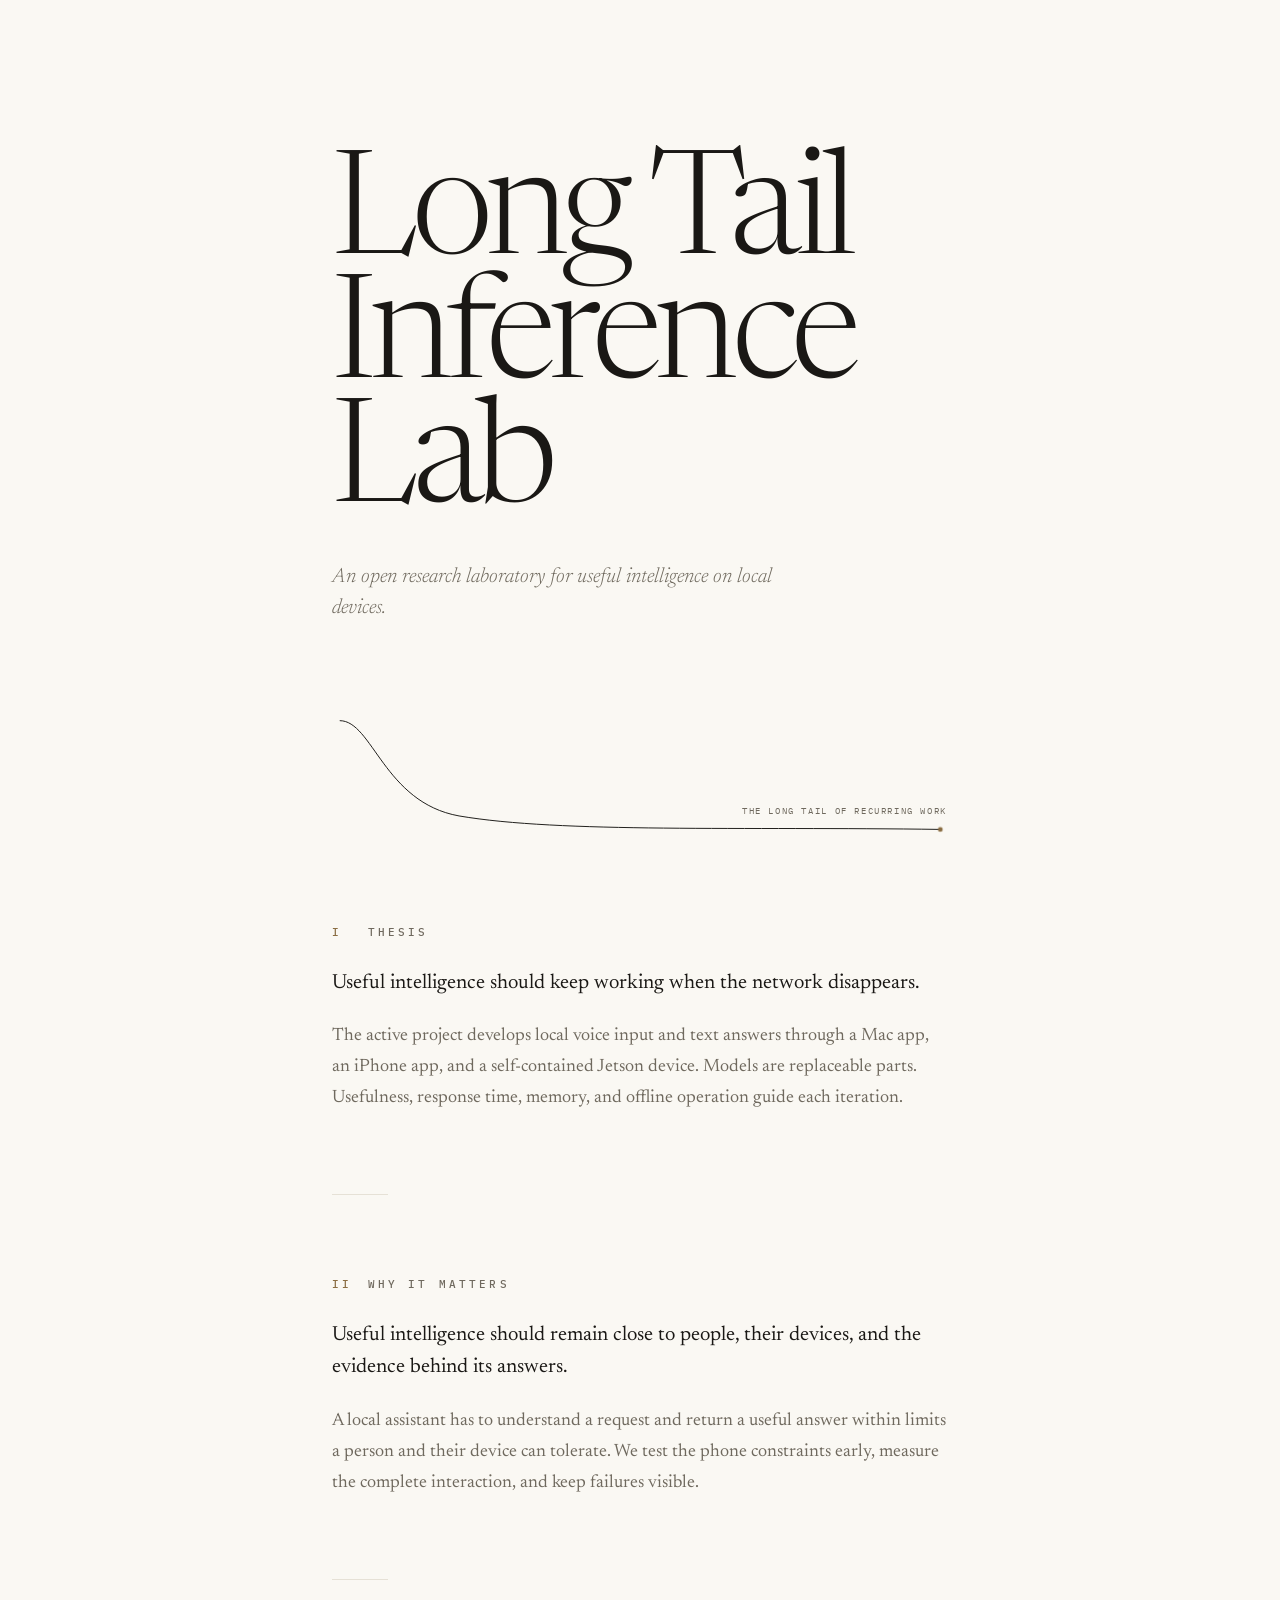
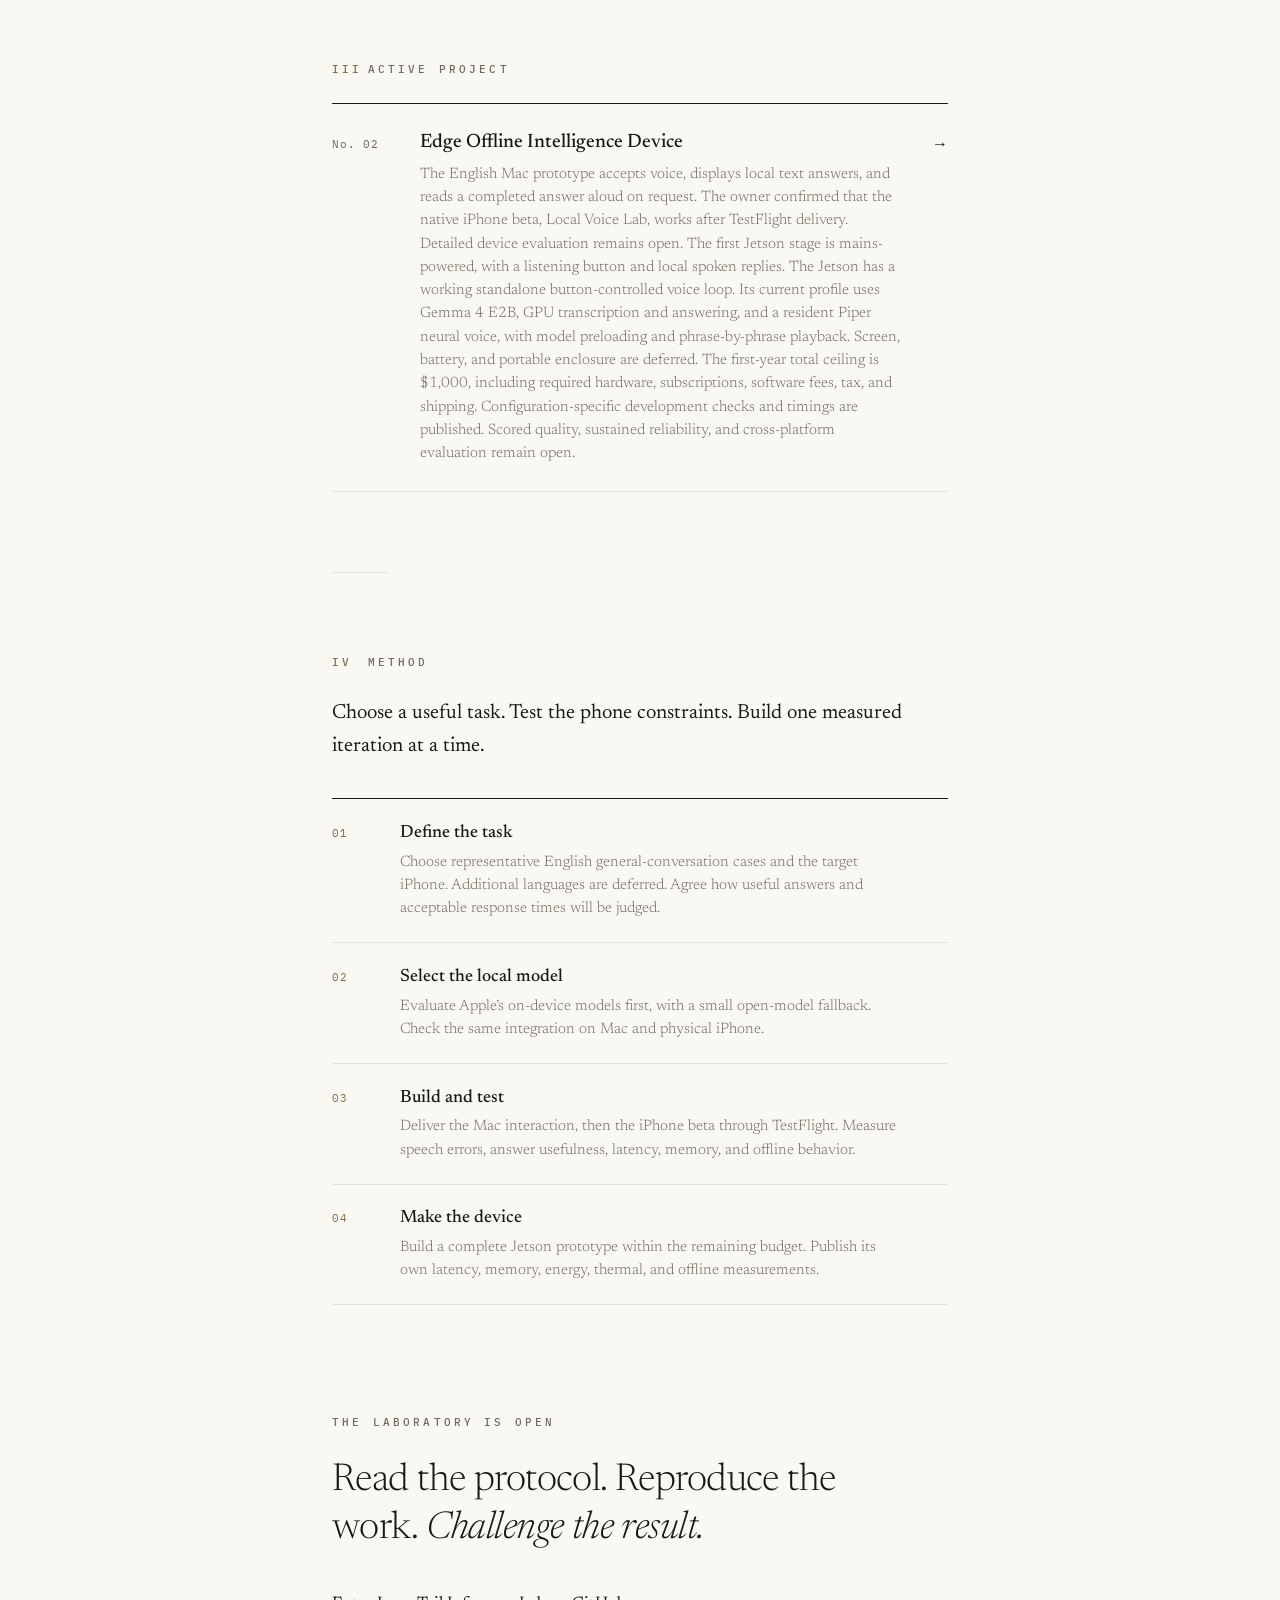
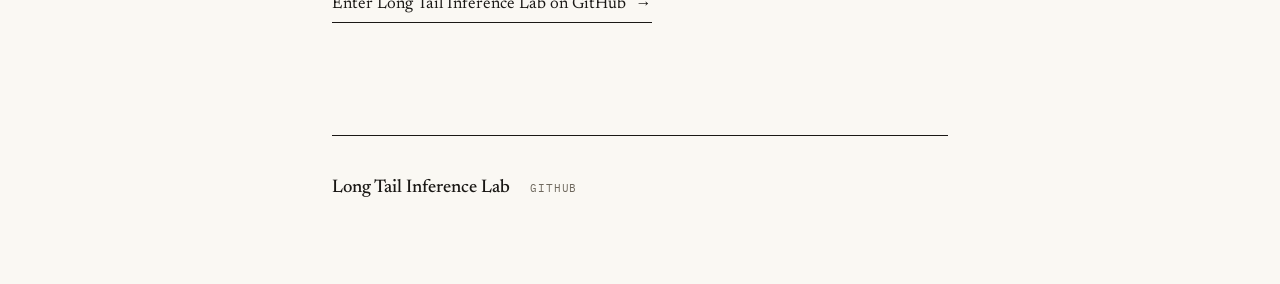
<file: areas/public_website/index.html>
<!doctype html>
<html lang="en">
<head>
  <meta charset="utf-8">
  <meta name="viewport" content="width=device-width, initial-scale=1">
  <title>Long Tail Inference Lab</title>
  <meta name="description" content="Long Tail Inference Lab has working Mac, owner-tested iOS, and standalone Jetson voice prototypes. The Jetson now uses Gemma 4 E2B and local neural speech; quality and cross-platform evaluation remain open.">
  <meta name="theme-color" content="#faf8f3">
  <meta property="og:title" content="Long Tail Inference Lab">
  <meta property="og:description" content="Working Mac, owner-tested iOS, and standalone Jetson voice prototypes. The Jetson now uses Gemma 4 E2B and local neural speech. A $1,000 first-year ceiling; quality and cross-platform evaluation remain open.">
  <meta property="og:type" content="website">
  <link rel="preconnect" href="https://fonts.googleapis.com">
  <link rel="preconnect" href="https://fonts.gstatic.com" crossorigin>
  <link href="https://fonts.googleapis.com/css2?family=IBM+Plex+Mono:wght@400;500&family=Newsreader:ital,opsz,wght@0,6..72,300;0,6..72,400;0,6..72,500;1,6..72,300;1,6..72,400&display=swap" rel="stylesheet">
  <link rel="stylesheet" href="styles.css">
  <link rel="stylesheet" href="experiment.css">
</head>
<body>
  <a class="skip-link" href="#main">Skip to the research</a>

  <main class="page" id="main">
    <header class="masthead">
      <h1 class="wordmark">Long Tail Inference Lab</h1>
      <p class="dek">An open research laboratory for useful intelligence on local devices.</p>
    </header>

    <figure class="tail" aria-labelledby="tail-caption">
      <svg viewBox="0 0 640 136" xmlns="http://www.w3.org/2000/svg" aria-hidden="true">
        <path class="tail-curve" d="M 8 9 C 42 9, 54 94, 132 108 C 238 126, 426 119, 632 122"></path>
        <circle class="tail-point" cx="632" cy="122" r="2.5"></circle>
        <text class="tail-label" x="426" y="106">the long tail of recurring work</text>
      </svg>
      <figcaption id="tail-caption" class="sr-only">A conceptual long tail curve representing the variety of everyday work a local device might support. It does not show measured results.</figcaption>
    </figure>

    <section aria-labelledby="thesis-title">
      <p class="eyebrow numbered" id="thesis-title"><span class="folio">I</span>Thesis</p>
      <p class="lede">Useful intelligence should keep working when the network disappears.</p>
      <p>The active project develops local voice input and text answers through a Mac app, an iPhone app, and a self-contained Jetson device. Models are replaceable parts. Usefulness, response time, memory, and offline operation guide each iteration.</p>
    </section>

    <hr class="rule" aria-hidden="true">

    <section aria-labelledby="purpose-title">
      <p class="eyebrow numbered" id="purpose-title"><span class="folio">II</span>Why it matters</p>
      <p class="lede">Useful intelligence should remain close to people, their devices, and the evidence behind its answers.</p>
      <p>A local assistant has to understand a request and return a useful answer within limits a person and their device can tolerate. We test the phone constraints early, measure the complete interaction, and keep failures visible.</p>
    </section>

    <hr class="rule" aria-hidden="true">

    <section class="experiments" aria-labelledby="experiments-title">
      <p class="eyebrow numbered" id="experiments-title"><span class="folio">III</span>Active project</p>

      <ol>
        <li>
          <a href="/device/">
            <span class="experiment-number">No. 02</span>
            <span class="experiment-copy">
              <strong>Edge Offline Intelligence Device</strong>
              <small>The English Mac prototype accepts voice, displays local text answers, and reads a completed answer aloud on request. The owner confirmed that the native iPhone beta, Local Voice Lab, works after TestFlight delivery. Detailed device evaluation remains open. The first Jetson stage is mains-powered, with a listening button and local spoken replies. The Jetson has a working standalone button-controlled voice loop. Its current profile uses Gemma 4 E2B, GPU transcription and answering, and a resident Piper neural voice, with model preloading and phrase-by-phrase playback. Screen, battery, and portable enclosure are deferred. The first-year total ceiling is $1,000, including required hardware, subscriptions, software fees, tax, and shipping. Configuration-specific development checks and timings are published. Scored quality, sustained reliability, and cross-platform evaluation remain open.</small>
            </span>
            <span class="arrow" aria-hidden="true">&rarr;</span>
          </a>
        </li>
      </ol>
    </section>

    <hr class="rule" aria-hidden="true">

    <section aria-labelledby="method-title">
      <p class="eyebrow numbered" id="method-title"><span class="folio">IV</span>Method</p>
      <p class="lede">Choose a useful task. Test the phone constraints. Build one measured iteration at a time.</p>

      <ol class="method-steps">
        <li>
          <span class="step-number">01</span>
          <span>
            <strong>Define the task</strong>
            <small>Choose representative English general-conversation cases and the target iPhone. Additional languages are deferred. Agree how useful answers and acceptable response times will be judged.</small>
          </span>
        </li>
        <li>
          <span class="step-number">02</span>
          <span>
            <strong>Select the local model</strong>
            <small>Evaluate Apple’s on-device models first, with a small open-model fallback. Check the same integration on Mac and physical iPhone.</small>
          </span>
        </li>
        <li>
          <span class="step-number">03</span>
          <span>
            <strong>Build and test</strong>
            <small>Deliver the Mac interaction, then the iPhone beta through TestFlight. Measure speech errors, answer usefulness, latency, memory, and offline behavior.</small>
          </span>
        </li>
        <li>
          <span class="step-number">04</span>
          <span>
            <strong>Make the device</strong>
            <small>Build a complete Jetson prototype within the remaining budget. Publish its own latency, memory, energy, thermal, and offline measurements.</small>
          </span>
        </li>
      </ol>
    </section>

    <section class="invitation" aria-labelledby="invitation-title">
      <p class="eyebrow" id="invitation-title">The laboratory is open</p>
      <p class="invitation-line">Read the protocol. Reproduce the work. <em>Challenge the result.</em></p>
      <a class="invitation-link" href="https://github.com/raghavan/longtail-inference-lab">Enter Long Tail Inference Lab on GitHub<span class="arrow" aria-hidden="true">&rarr;</span></a>
    </section>

    <footer>
      <p class="laboratory-name">Long Tail Inference Lab</p>
      <a class="github-link" href="https://github.com/raghavan/longtail-inference-lab">GitHub</a>
    </footer>
  </main>
</body>
</html>
</file>
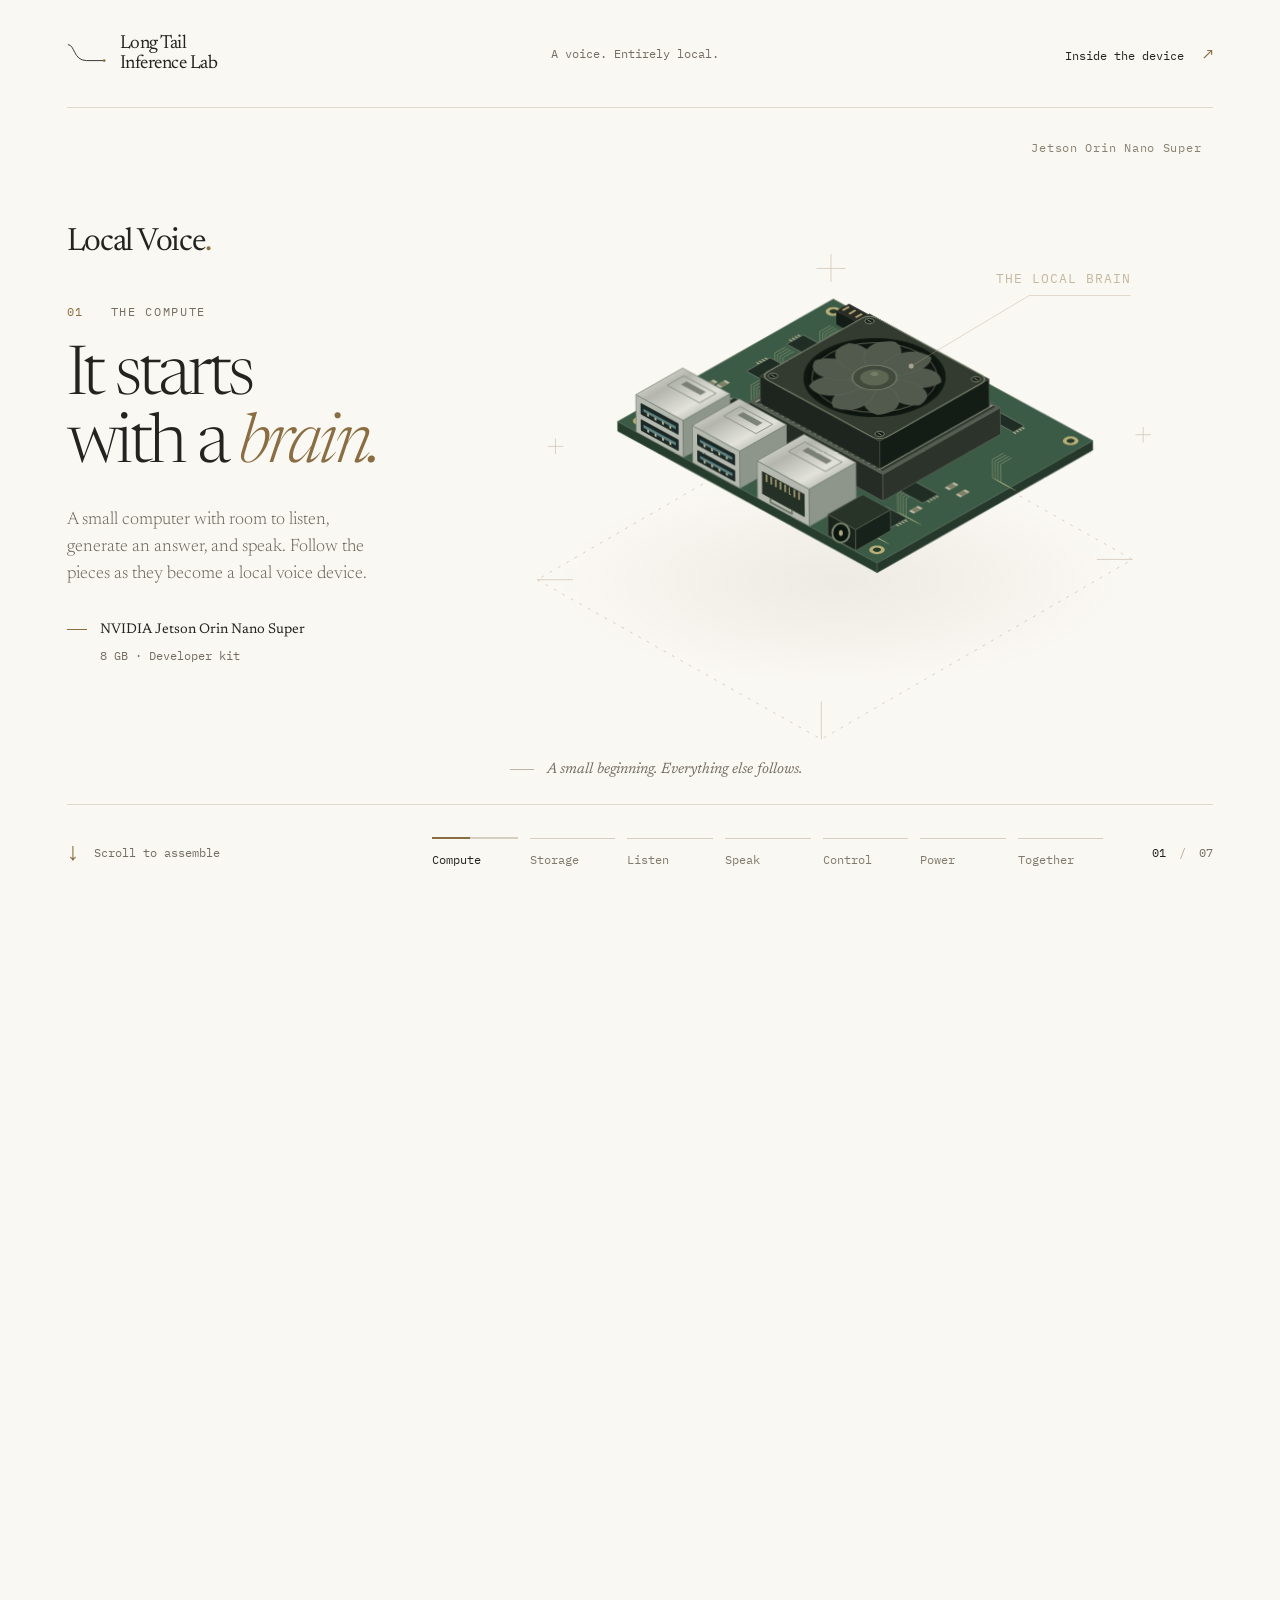
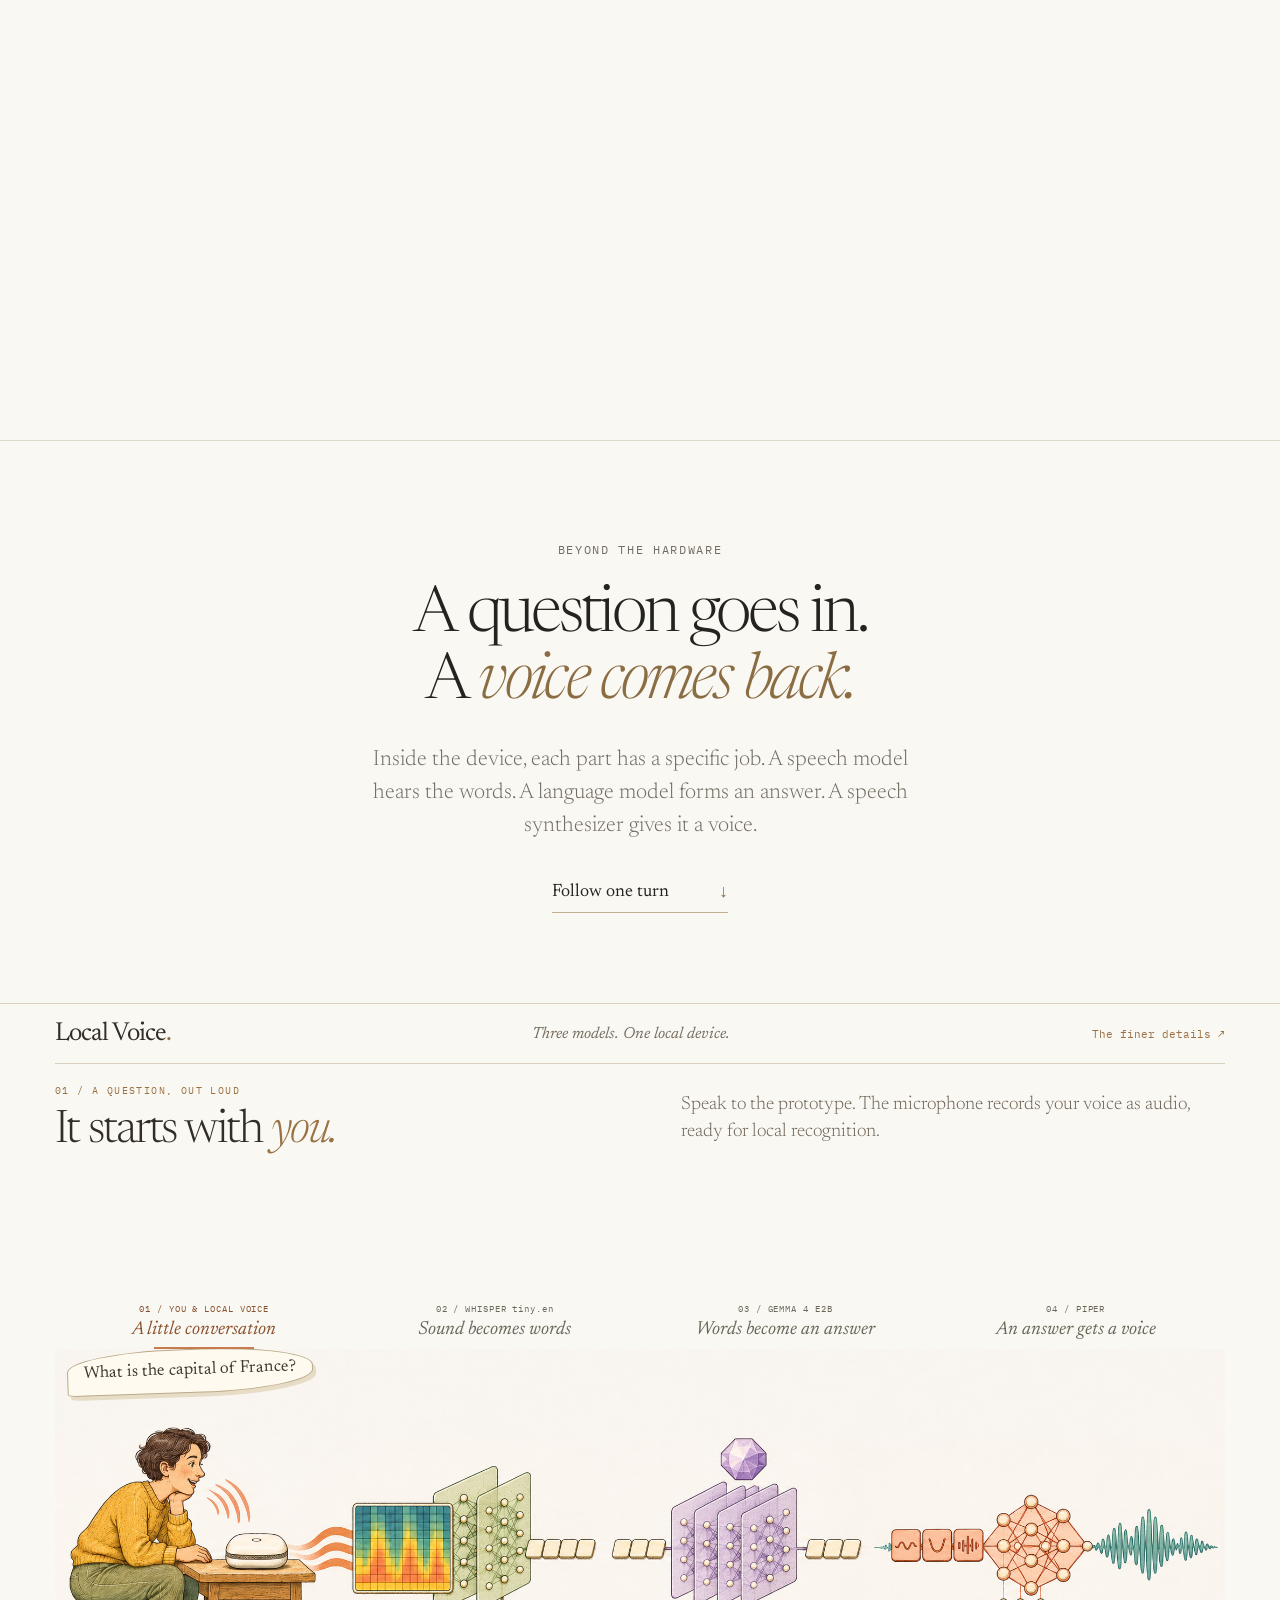
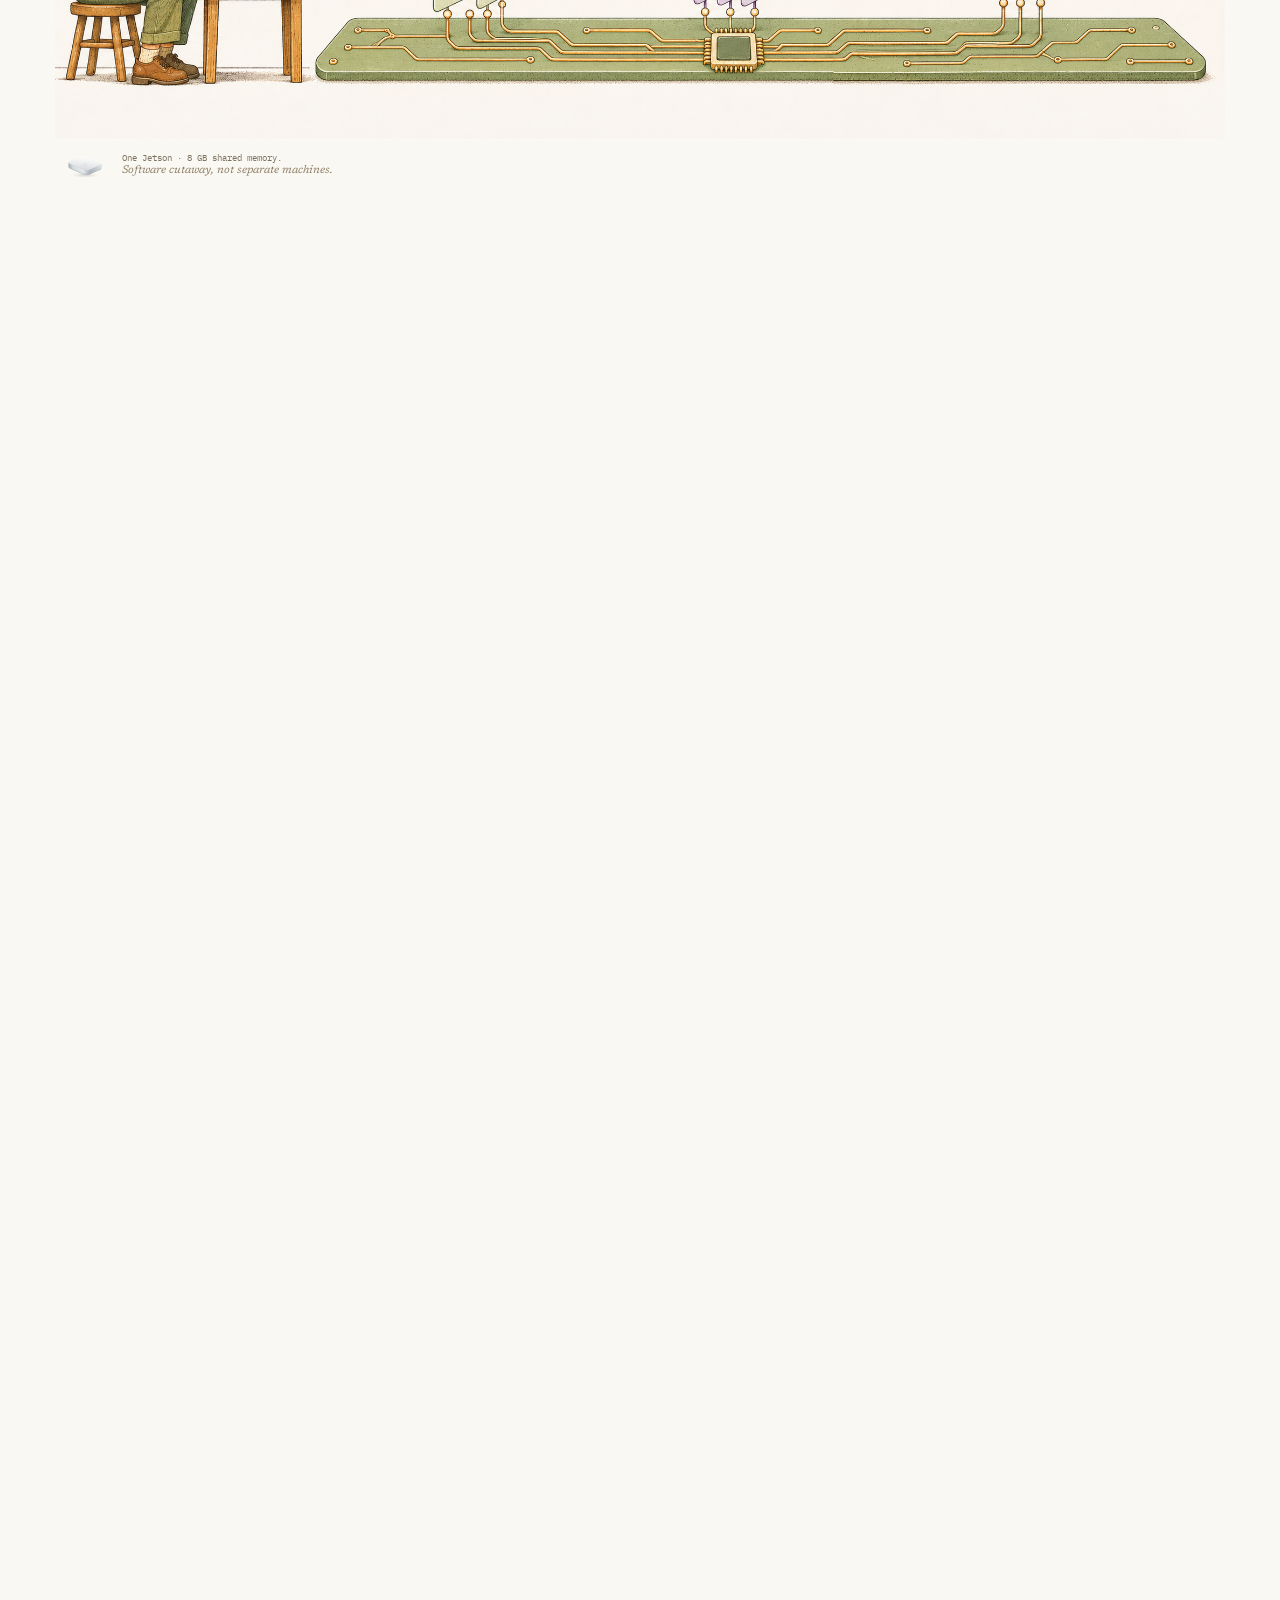
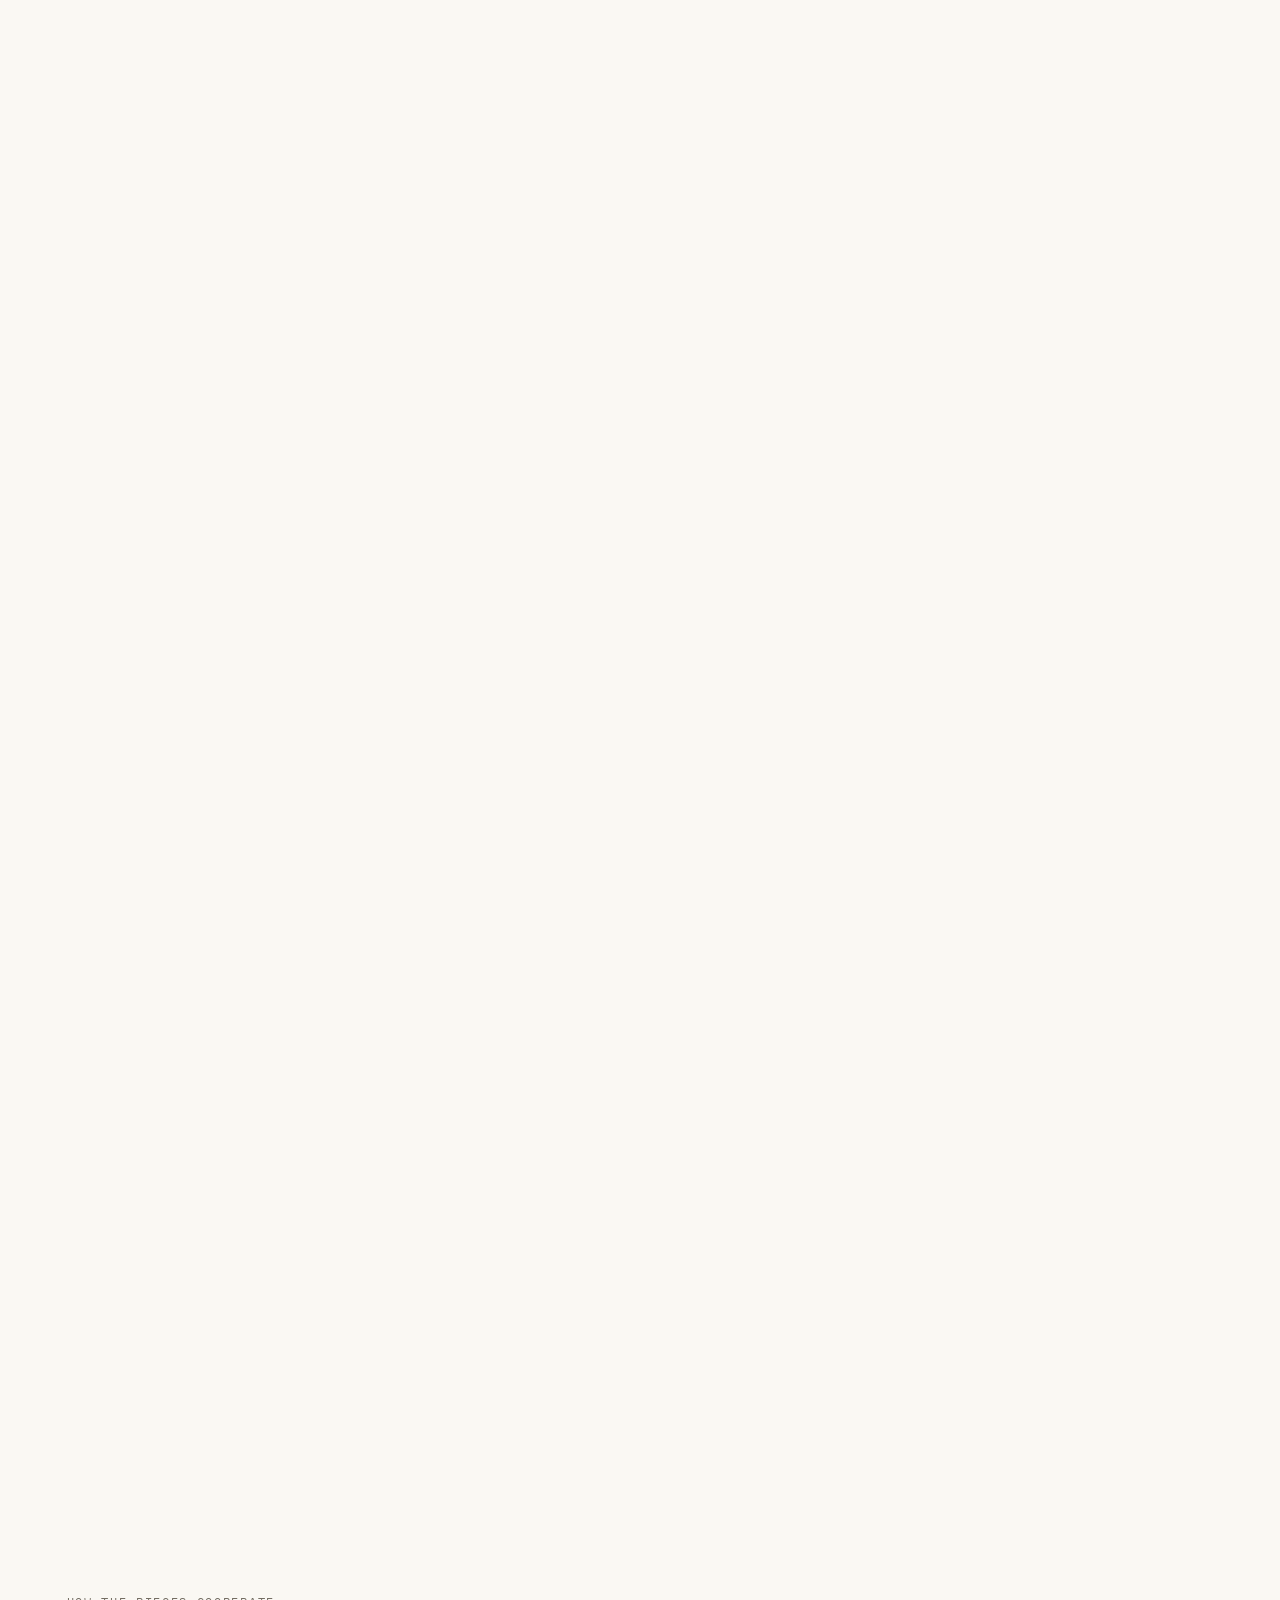
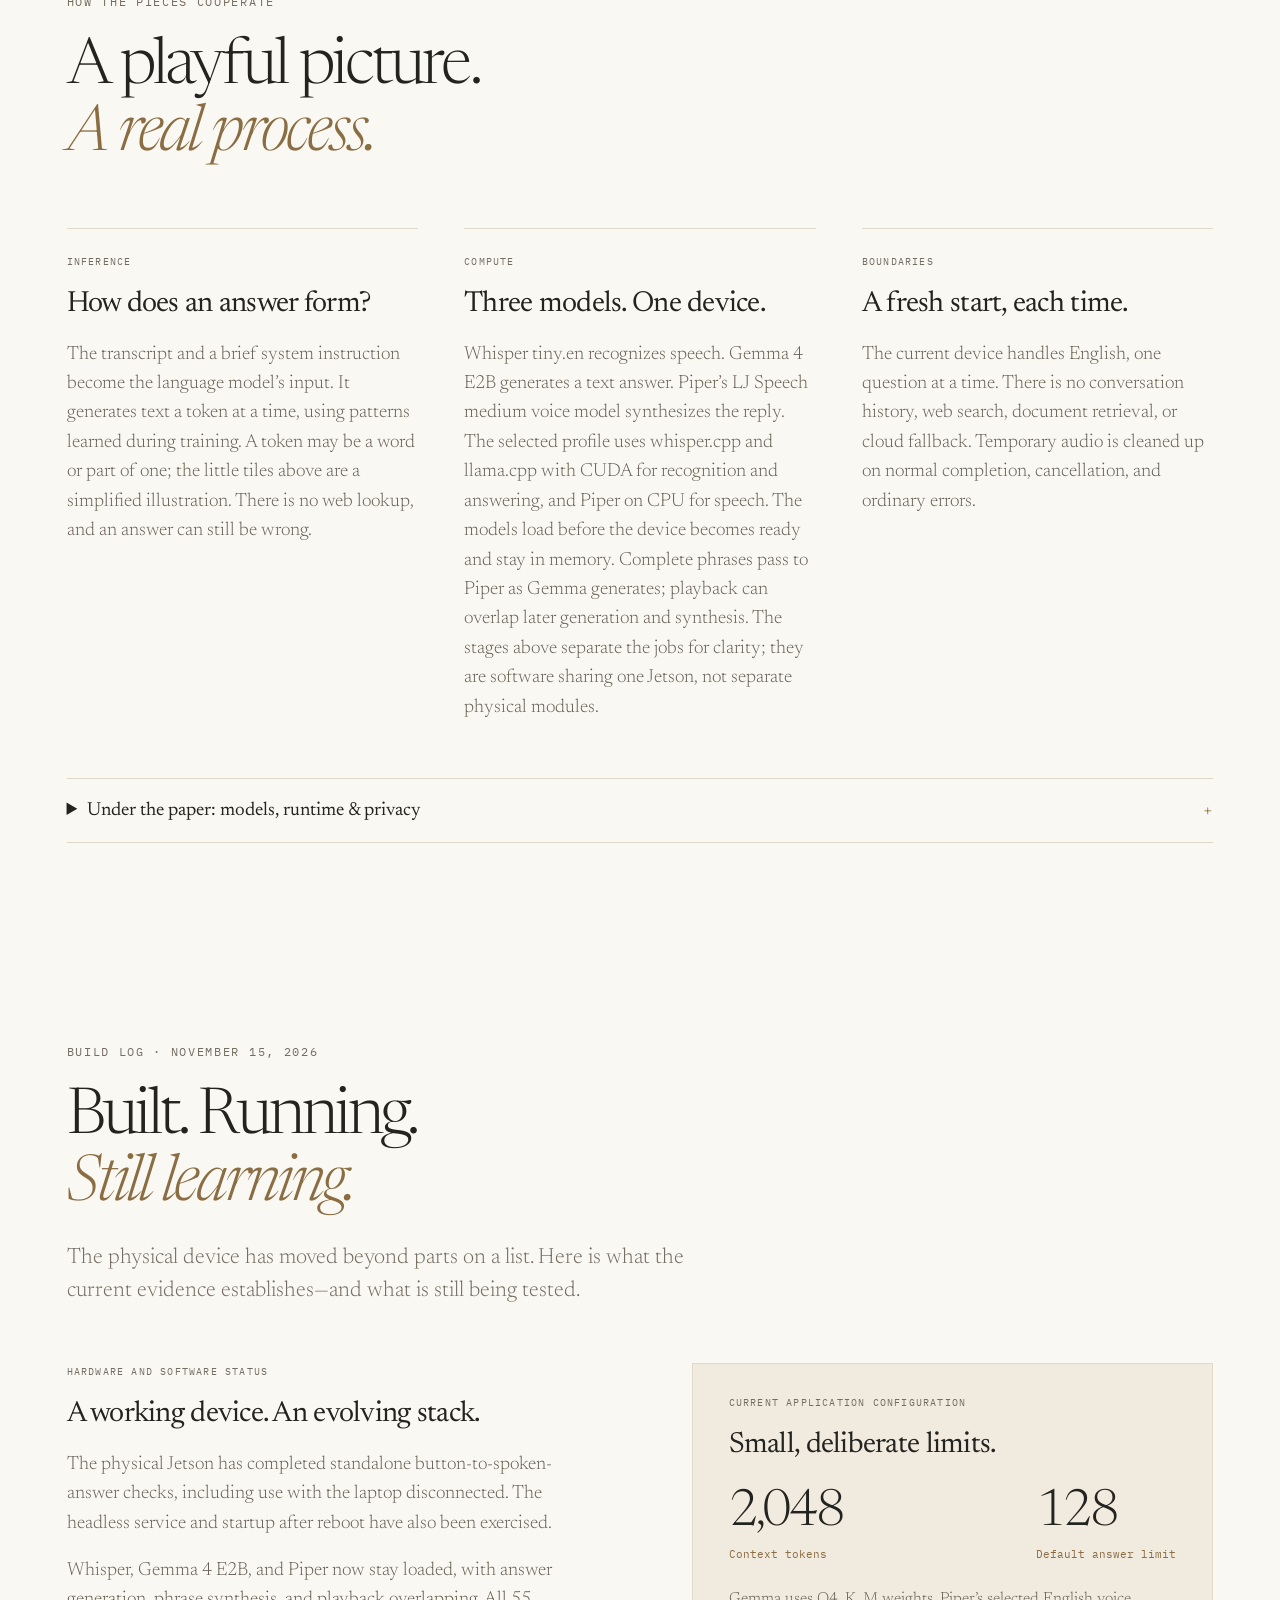
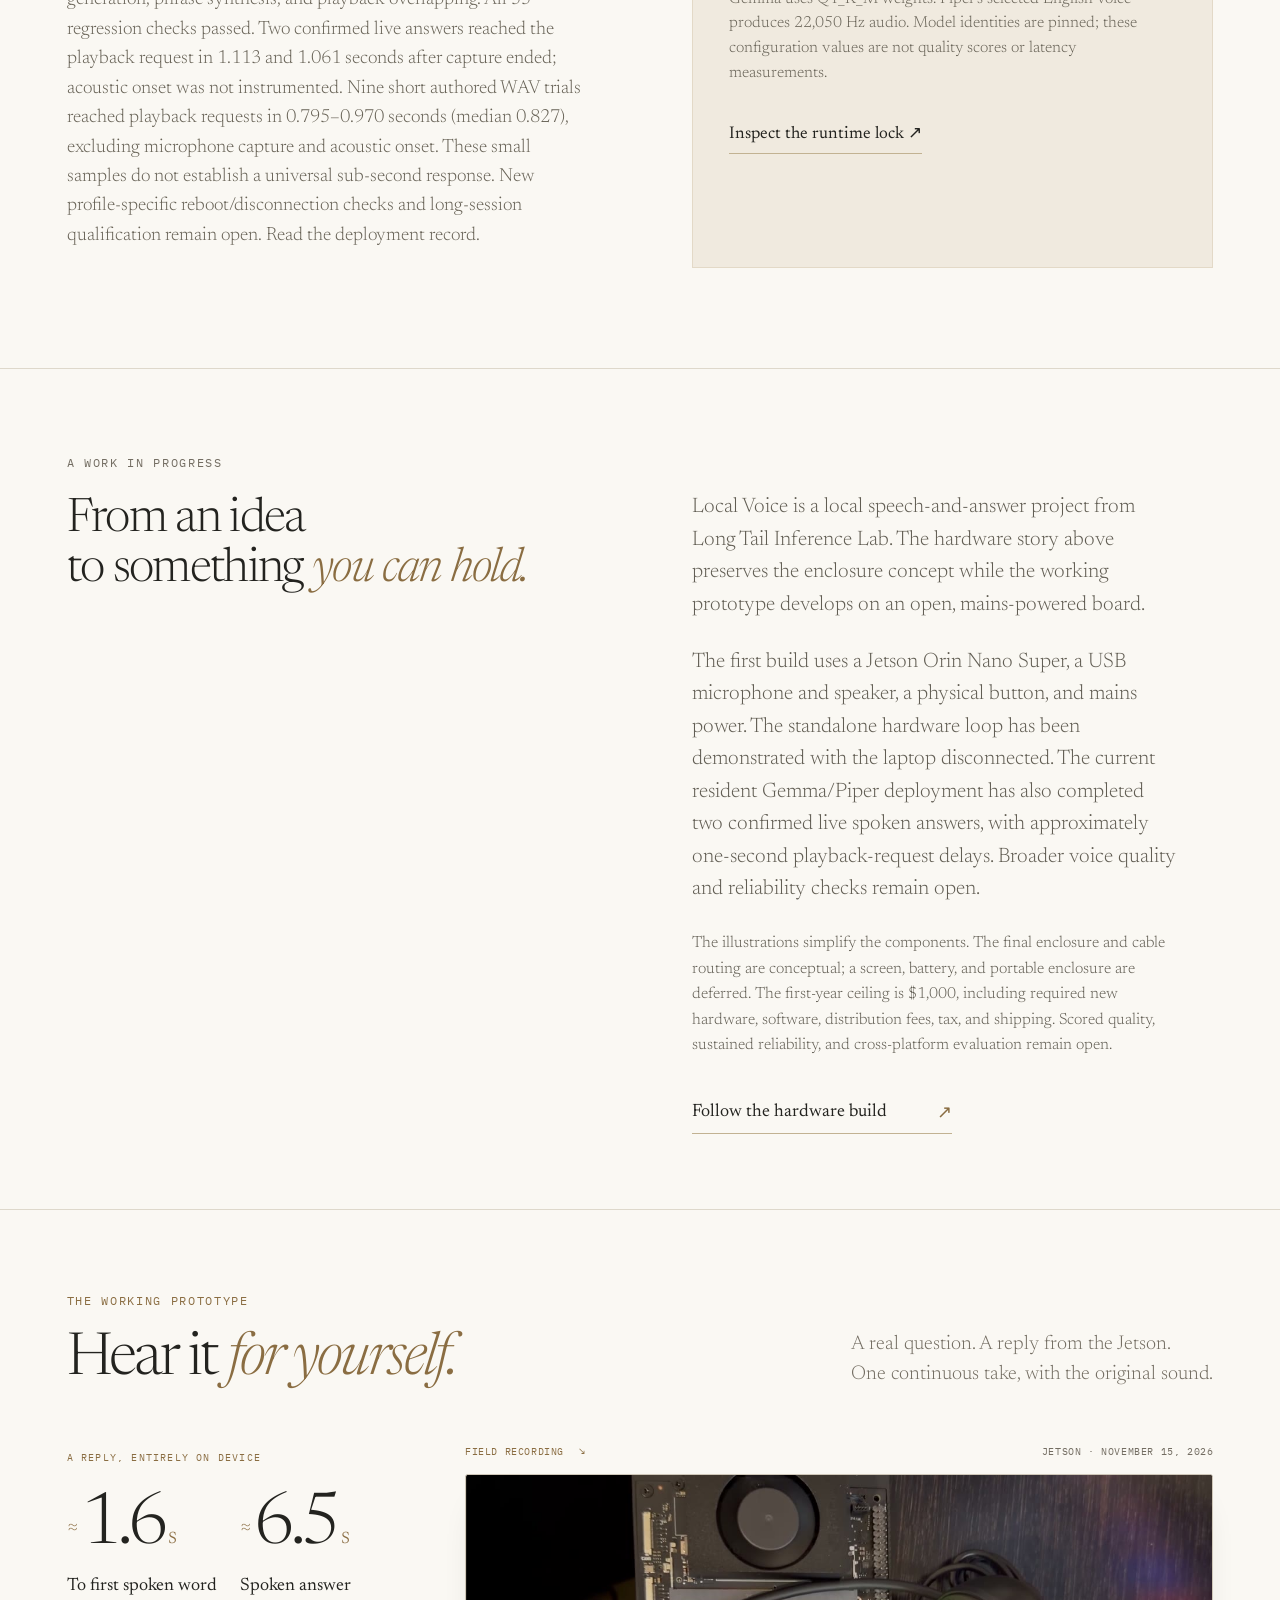
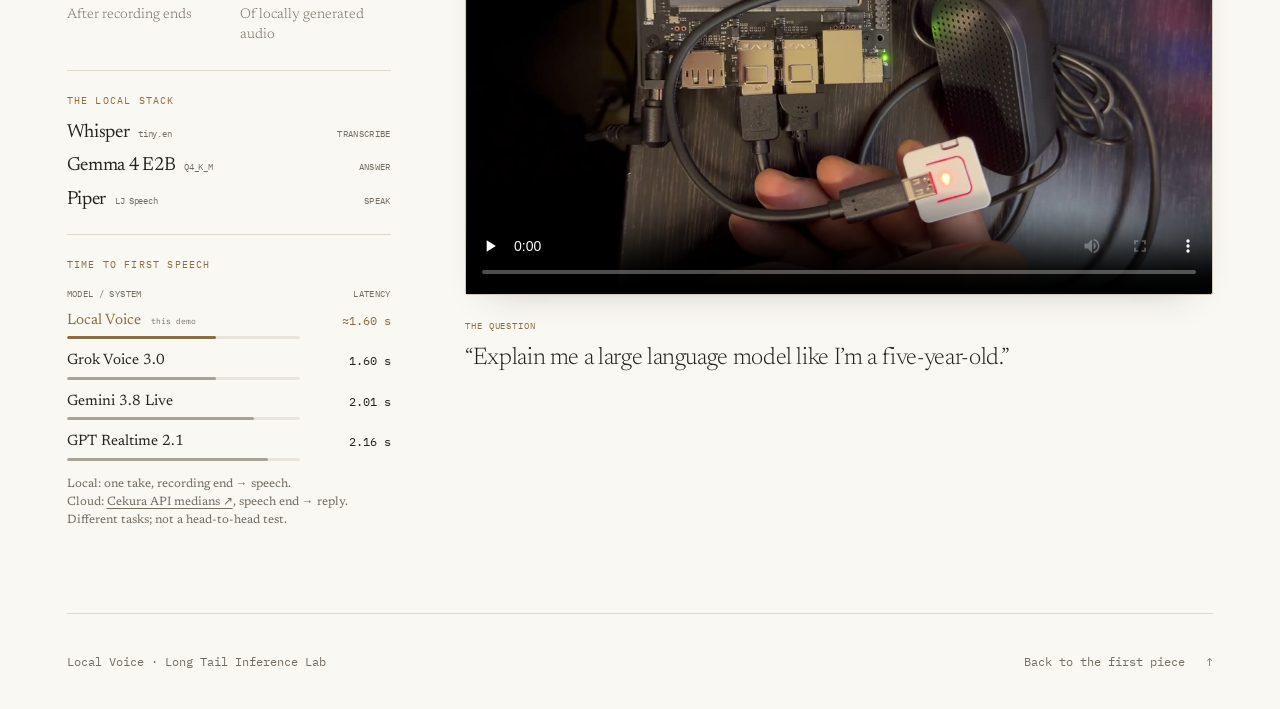
<file: areas/public_website/device/index.html>
<!doctype html>
<html lang="en">
<head>
  <meta charset="utf-8">
  <meta name="viewport" content="width=device-width, initial-scale=1">
  <meta name="theme-color" content="#faf8f3">
  <meta name="description" content="Explore Local Voice: the hardware, the local models, and the path from a spoken question to a spoken answer. A working Jetson prototype from Long Tail Inference Lab.">
  <title>Local Voice — Intelligence, closer to you</title>
  <meta name="robots" content="noindex">
  <link rel="preconnect" href="https://fonts.googleapis.com">
  <link rel="preconnect" href="https://fonts.gstatic.com" crossorigin>
  <link href="https://fonts.googleapis.com/css2?family=IBM+Plex+Mono:wght@400;500&family=Newsreader:ital,opsz,wght@0,6..72,300;0,6..72,400;0,6..72,500;1,6..72,300;1,6..72,400&display=swap" rel="stylesheet">
  <link rel="stylesheet" href="styles.css?v=5">
  <link rel="stylesheet" href="inside.css?v=5">
  <link rel="stylesheet" href="demo.css?v=5">
  <script src="assembly.js?v=5" type="module"></script>
  <script src="inside.js?v=5" type="module"></script>
</head>
<body>
  <a class="skip-link" href="#underneath">Skip the animation</a>
  <main>
    <section class="assembly-story" id="assembly" aria-label="Local Voice hardware assembly">
      <div class="pin">
        <header class="masthead">
          <a class="lab-link" href="https://lily.md" aria-label="Long Tail Inference Lab home">
            <svg viewBox="0 0 44 24" aria-hidden="true"><path d="M1 2C9 2 7 20 22 20H42"/><circle cx="42" cy="20" r="1.5"/></svg>
            <span>Long Tail<br>Inference Lab</span>
          </a>
          <span class="edition">A voice. Entirely local.</span>
          <a class="about-link" href="#inside">Inside the device <span aria-hidden="true">↗</span></a>
        </header>

        <div class="story-layout">
          <div class="story-copy">
            <p class="project-name">Local Voice<span class="title-period">.</span></p>
            <div class="chapters">
              <article class="chapter is-active" data-chapter="0">
                <p class="eyebrow"><span>01</span> The compute</p>
                <h1>It starts<br>with a <em>brain.</em></h1>
                <p class="chapter-body">A small computer with room to listen, generate an answer, and speak. Follow the pieces as they become a local voice device.</p>
                <div class="part-detail"><span class="detail-rule"></span><p>NVIDIA Jetson Orin Nano Super<small>8 GB · Developer kit</small></p></div>
              </article>
              <article class="chapter" data-chapter="1" aria-hidden="true" inert>
                <p class="eyebrow"><span>02</span> The storage</p>
                <h2>A place for<br><em>possibility.</em></h2>
                <p class="chapter-body">The operating system and downloaded models live here. The card holds persistent files; the Jetson’s separate 8 GB of shared memory does the working.</p>
                <div class="part-detail"><span class="detail-rule"></span><p>SanDisk Extreme microSD<small>128 GB · System &amp; model storage</small></p></div>
              </article>
              <article class="chapter" data-chapter="2" aria-hidden="true" inert>
                <p class="eyebrow"><span>03</span> The microphone</p>
                <h2>A way<br>to <em>listen.</em></h2>
                <p class="chapter-body">A USB microphone brings your spoken question into the device. Press to record; press again to send that audio to local speech recognition.</p>
                <div class="part-detail"><span class="detail-rule"></span><p>Adafruit Mini USB Microphone<small>3367 · Speech input</small></p></div>
              </article>
              <article class="chapter" data-chapter="3" aria-hidden="true" inert>
                <p class="eyebrow"><span>04</span> The speaker</p>
                <h2>A voice<br>of <em>its own.</em></h2>
                <p class="chapter-body">An answer finds its way back into the room. Local speech synthesis turns complete answer phrases into audio, played automatically while the rest of the answer is generated.</p>
                <div class="part-detail"><span class="detail-rule"></span><p>Adafruit USB speaker · 3369<small>Illustration is a compact form concept</small></p></div>
              </article>
              <article class="chapter" data-chapter="4" aria-hidden="true" inert>
                <p class="eyebrow"><span>05</span> The button</p>
                <h2>You decide<br>when it <em>listens.</em></h2>
                <p class="chapter-body">Press once to begin. Press again to finish. Press while it is busy to cancel. A status light shows when it is ready, recording, processing, or speaking.</p>
                <div class="part-detail"><span class="detail-rule"></span><p>M5Stack AtomS3-Lite<small>C124 · Button &amp; status light</small></p></div>
              </article>
              <article class="chapter" data-chapter="5" aria-hidden="true" inert>
                <p class="eyebrow"><span>06</span> The power</p>
                <h2>A spark.<br><em>A connection.</em></h2>
                <p class="chapter-body">Power from the wall. Connections between the pieces. The first build begins with a simple, mains-powered voice loop.</p>
                <div class="part-detail"><span class="detail-rule"></span><p>Jetson mains adapter &amp; USB cables<small>Included supply · Connected peripherals</small></p></div>
              </article>
              <article class="chapter" data-chapter="6" aria-hidden="true" inert>
                <p class="eyebrow"><span>07</span> The whole</p>
                <h2>Many parts.<br>One <em>Local Voice.</em></h2>
                <p class="chapter-body">Listen. Generate. Speak. The standalone voice loop now works on the board. This enclosure is a form to work toward; the physical build remains open and mains-powered.</p>
                <div class="part-detail"><span class="detail-rule"></span><p>A form to work toward<small>Illustrative enclosure concept</small></p></div>
              </article>
            </div>
          </div>

          <figure class="hardware" aria-labelledby="scene-caption">
            <div class="figure-heading"><span id="part-name">Jetson Orin Nano Super</span></div>
            <svg class="hardware-scene" viewBox="0 0 820 720" role="img" aria-labelledby="hardware-title hardware-description">
              <title id="hardware-title">Local Voice, piece by piece</title>
              <desc id="hardware-description">A stylized Jetson board is joined by a microSD card, USB microphone, speaker, button and power supply as you scroll. The pieces gather inside an illustrative enclosure.</desc>
              <defs>
                <radialGradient id="ground"><stop stop-color="#76634a" stop-opacity=".15"/><stop offset="1" stop-color="#76634a" stop-opacity="0"/></radialGradient>
              </defs>
              <g class="construction" fill="none" stroke="#cfc6b5" stroke-width=".8">
                <path d="M106 488 400 653 722 467 428 302Z" stroke-dasharray="3 7"/>
                <path d="M400 653V614M106 488H143M722 467H685"/>
                <path d="M410 151V180M395 166H425M733 330V346M725 338H741M125 342V358M117 350H133"/>
              </g>
              <ellipse id="scene-shadow" cx="418" cy="489" rx="290" ry="107" fill="url(#ground)"/>
              <g id="wiring" class="wiring" fill="none" stroke-linecap="round">
                <path class="cable-shadow" d="M380 431C286 525 197 396 272 354M490 411C542 518 598 431 582 380M483 458C574 482 556 572 660 537"/>
                <path class="cable" d="M380 431C286 525 197 396 272 354M490 411C542 518 598 431 582 380M483 458C574 482 556 572 660 537"/>
              </g>
              <g id="enclosure-power" fill="none" stroke-linecap="round" opacity="0">
                <path d="M596 383C644 402 687 350 755 361" stroke="#b1b5b6" stroke-width="3.5"/>
                <path d="M596 382.3C644 401.3 687 349.3 755 360.3" stroke="#fbfbf7" stroke-width="1.2"/>
              </g>
              <g id="part-power" class="part" opacity="0" transform="translate(690 560) scale(.8)"><image href="assets/power.svg" x="-145" y="-110" width="290" height="220"/></g>
              <g id="part-jetson" class="part" transform="translate(425 355)"><image href="assets/jetson.svg" x="-320" y="-260" width="640" height="520"/></g>
              <g id="part-storage" class="part" opacity="0"><image href="assets/storage.svg" x="-100" y="-115" width="200" height="230"/></g>
              <g id="part-microphone" class="part" opacity="0"><image href="assets/microphone.svg" x="-130" y="-110" width="260" height="220"/></g>
              <g id="part-speaker" class="part" opacity="0"><image href="assets/speaker.svg?v=3" x="-130" y="-110" width="260" height="220"/></g>
              <g id="part-button" class="part" opacity="0"><image href="assets/button.svg" x="-125" y="-125" width="250" height="250"/></g>
              <g id="part-enclosure" class="part" opacity="0"><image href="assets/enclosure.svg?v=2" x="-320" y="-260" width="640" height="520"/></g>
              <g id="callout" class="callout">
                <path id="callout-line" d="M493 267 615 194H720"/>
                <circle id="callout-dot" cx="493" cy="267" r="3"/>
                <text id="callout-label" x="720" y="181" text-anchor="end">THE LOCAL BRAIN</text>
              </g>
            </svg>
            <figcaption id="scene-caption"><span class="caption-line"></span><span id="figure-caption">A small beginning. Everything else follows.</span></figcaption>
          </figure>
        </div>

        <footer class="assembly-footer">
          <div class="journey-cue"><span class="scroll-stem" aria-hidden="true">↓</span><span id="scroll-instruction">Scroll to assemble</span></div>
          <nav class="chapter-nav" aria-label="Assembly chapters">
            <button data-go="0" aria-label="Chapter 1: Compute" aria-current="step"><span class="nav-track"></span><span class="nav-label">Compute</span><span class="nav-number" aria-hidden="true">01</span></button>
            <button data-go="1" aria-label="Chapter 2: Storage"><span class="nav-track"></span><span class="nav-label">Storage</span><span class="nav-number" aria-hidden="true">02</span></button>
            <button data-go="2" aria-label="Chapter 3: Microphone"><span class="nav-track"></span><span class="nav-label">Listen</span><span class="nav-number" aria-hidden="true">03</span></button>
            <button data-go="3" aria-label="Chapter 4: Speaker"><span class="nav-track"></span><span class="nav-label">Speak</span><span class="nav-number" aria-hidden="true">04</span></button>
            <button data-go="4" aria-label="Chapter 5: Button"><span class="nav-track"></span><span class="nav-label">Control</span><span class="nav-number" aria-hidden="true">05</span></button>
            <button data-go="5" aria-label="Chapter 6: Power"><span class="nav-track"></span><span class="nav-label">Power</span><span class="nav-number" aria-hidden="true">06</span></button>
            <button data-go="6" aria-label="Chapter 7: Complete assembly"><span class="nav-track"></span><span class="nav-label">Together</span><span class="nav-number" aria-hidden="true">07</span></button>
          </nav>
          <p class="chapter-count"><span id="chapter-number">01</span><span class="count-divider">/</span>07</p>
        </footer>
      </div>
    </section>


    <section class="inside-intro" aria-labelledby="inside-heading">
      <p class="eyebrow">Beyond the hardware</p>
      <h2 id="inside-heading">A question goes in.<br>A <em>voice comes back.</em></h2>
      <p>Inside the device, each part has a specific job. A speech model hears the words. A language model forms an answer. A speech synthesizer gives it a voice.</p>
      <a class="text-link" href="#inside">Follow one turn <span aria-hidden="true">↓</span></a>
    </section>
    <section class="inside-story" id="inside" aria-label="An illustrated journey through local voice AI">
      <div class="inside-pin">
        <div class="inside-top"><a href="#assembly">Local Voice<span>.</span></a><span>Three models. One local device.</span><a href="#underneath">The finer details ↗</a></div>
        <div class="journey-heading"><div><p class="eyebrow" id="flow-kicker">01 / A question, out loud</p><h2 id="flow-title">It starts with <em>you.</em></h2></div><p id="flow-description">“What is the capital of France?” You speak to Local Voice. Its microphone captures the sound of your question.</p></div>
        <div class="workshop-viewport" tabindex="0" aria-label="Illustrated voice journey; scroll horizontally on small screens">
          <div class="workshop" data-scene="0">
            <div class="workshop-labels">
              <button data-flow="0" aria-current="step"><span>01 / YOU &amp; LOCAL VOICE</span><strong>A little conversation</strong></button>
              <button data-flow="1"><span>02 / WHISPER tiny.en</span><strong>Sound becomes words</strong></button>
              <button data-flow="2"><span>03 / GEMMA 4 E2B</span><strong>Words become an answer</strong></button>
              <button data-flow="3"><span>04 / PIPER</span><strong>An answer gets a voice</strong></button>
            </div>
            <div class="illustration">
              <svg class="workshop-art" viewBox="0 0 2172 724" role="img" aria-labelledby="model-art-title">
                <title id="model-art-title">A person speaks to Local Voice. Inside one illustrated Jetson, Whisper turns a spectrogram into text, Gemma processes tokens through learned model layers, and Piper turns pronunciation units into a speech waveform.</title>
                <defs>
                  <image id="model-art" href="assets/voice-models.png" width="2172" height="724"/>
                  <mask id="stationary-art" maskUnits="userSpaceOnUse" x="0" y="0" width="2172" height="724">
                    <rect width="2172" height="724" fill="white"/>
                    <g fill="black">
                    <rect x="310" y="335" width="128" height="77"/>
                    <rect x="548" y="210" width="338" height="285"/>
                    <rect x="1138" y="156" width="245" height="340"/>
                    <rect x="1548" y="265" width="612" height="222"/>
                    </g>
                  </mask>
                  <clipPath id="clip-device"><rect x="310" y="335" width="128" height="77"/></clipPath>
                  <clipPath id="clip-whisper"><rect x="548" y="210" width="338" height="285"/></clipPath>
                  <clipPath id="clip-gemma"><rect x="1138" y="156" width="245" height="340"/></clipPath>
                  <clipPath id="clip-piper"><rect x="1548" y="265" width="612" height="222"/></clipPath>
                </defs>
                <use href="#model-art" mask="url(#stationary-art)"/>
                <g class="action-widget widget-device"><g clip-path="url(#clip-device)"><use href="#model-art"/></g></g>
                <g class="action-widget widget-whisper"><g clip-path="url(#clip-whisper)"><use href="#model-art"/></g></g>
                <g class="action-widget widget-gemma"><g clip-path="url(#clip-gemma)"><use href="#model-art"/></g></g>
                <g class="action-widget widget-piper"><g clip-path="url(#clip-piper)"><use href="#model-art"/></g></g>
              </svg>
              <div class="question-bubble" id="question-example">What is the capital of France?</div>
              <div class="transcript-slip"><span>WHISPER HEARD</span><b id="transcript-example">What is the capital of France?</b><i>sound → spectrogram → text</i></div>
              <div class="answer-tokens" aria-label="Illustrative answer tokens" id="answer-example"></div>
              <div class="speech-strip"><span>PIPER SPEAKS</span><b id="speech-example">The capital of France is Paris.</b><i>text → pronunciation → waveform</i></div>
              <div class="spectrogram-scan" aria-hidden="true"></div>
              <div class="gemma-activation" aria-hidden="true"><i></i><i></i><i></i><i></i></div>
              <div class="piper-wave" aria-hidden="true"><i></i><i></i><i></i><i></i><i></i><i></i><i></i><i></i><i></i><i></i><i></i><i></i><i></i><i></i><i></i><i></i></div>
            </div>
            <div class="device-footnote"><img src="assets/enclosure.svg" alt="The prototype enclosure from the hardware story"><span>One Jetson · 8 GB shared memory.<br><em>Software cutaway, not separate machines.</em></span></div>
          </div>
        </div>
      </div>
    </section>
    <section id="underneath" class="underneath section-wrap" aria-labelledby="underneath-title">
      <div class="section-heading"><p class="eyebrow">How the pieces cooperate</p><h2 id="underneath-title">A playful picture.<br><em>A real process.</em></h2></div>
      <div class="detail-grid">
        <article><span class="micro-label">Inference</span><h3>How does an answer form?</h3><p>The transcript and a brief system instruction become the language model’s input. It generates text a token at a time, using patterns learned during training. A token may be a word or part of one; the little tiles above are a simplified illustration. There is no web lookup, and an answer can still be wrong.</p></article>
        <article><span class="micro-label">Compute</span><h3>Three models. One device.</h3><p>Whisper tiny.en recognizes speech. Gemma 4 E2B generates a text answer. Piper’s LJ Speech medium voice model synthesizes the reply. The selected profile uses whisper.cpp and llama.cpp with CUDA for recognition and answering, and Piper on CPU for speech. The models load before the device becomes ready and stay in memory. Complete phrases pass to Piper as Gemma generates; playback can overlap later generation and synthesis. The stages above separate the jobs for clarity; they are software sharing one Jetson, not separate physical modules.</p></article>
        <article><span class="micro-label">Boundaries</span><h3>A fresh start, each time.</h3><p>The current device handles English, one question at a time. There is no conversation history, web search, document retrieval, or cloud fallback. Temporary audio is cleaned up on normal completion, cancellation, and ordinary errors.</p></article>
      </div>
      <details class="technical"><summary>Under the paper: models, runtime &amp; privacy <span>+</span></summary><div><p>This illustration follows the current Gemma/Piper deployment: Whisper tiny.en F16, Gemma 4 E2B instruction-tuned Q4_K_M, and Piper 1.8.0 with en_US-ljspeech-medium (22,050 Hz audio). The Gemma path receives text from Whisper; it does not use Gemma’s native audio capability. Thinking output is disabled. Piper’s embedded eSpeak phonemizer supplies pronunciation units; its neural ONNX voice model produces the waveform. The illustration is conceptual, not a literal layer count, measured spectrogram, exact tokenizer trace, or board layout. The enclosure remains a form concept.</p><p>Technology references: <a href="https://github.com/openai/whisper">Whisper</a>, <a href="https://ai.google.dev/gemma/docs/core">Google Gemma</a>, and <a href="https://github.com/OHF-Voice/piper1-gpl">Piper neural speech</a>.</p><p>The answer context is 2,048 tokens, with a default 128-token response cap. Device mode speaks complete phrases as they arrive. If the output limit or a later stream error stops generation, remaining speech stops; phrases already spoken cannot be retracted. The command-line path validates the complete answer before export. Runtime commits, model revisions, and SHA-256 hashes are pinned in the <a href="https://github.com/raghavan/longtail-inference-lab/blob/main/projects/02_edge_offline_intelligence_device/software/jetson/runtime-lock.json">runtime lock</a>.</p><p>Initial setup downloads software and weights. The deployed service and its three model/voice child processes have only loopback in their network namespaces; this is a boundary around the service, not a claim that the entire board has no network. Temporary audio uses RAM-backed storage. Abrupt process kills and operating-system behavior have separate retention limits; no forensic-erasure guarantee is made.</p></div></details>
    </section>
    <section class="progress-section section-wrap" id="progress" aria-labelledby="progress-title">
      <div class="section-heading"><p class="eyebrow">Build log · November 15, 2026</p><h2 id="progress-title">Built. Running.<br><em>Still learning.</em></h2><p>The physical device has moved beyond parts on a list. Here is what the current evidence establishes—and what is still being tested.</p></div>
      <div class="progress-grid"><article><span class="micro-label">Hardware and software status</span><h3>A working device. An evolving stack.</h3><p>The physical Jetson has completed standalone button-to-spoken-answer checks, including use with the laptop disconnected. The headless service and startup after reboot have also been exercised.</p><p>Whisper, Gemma 4 E2B, and Piper now stay loaded, with answer generation, phrase synthesis, and playback overlapping. All 55 regression checks passed. Two confirmed live answers reached the playback request in 1.113 and 1.061 seconds after capture ended; acoustic onset was not instrumented. Nine short authored WAV trials reached playback requests in 0.795–0.970 seconds (median 0.827), excluding microphone capture and acoustic onset. These small samples do not establish a universal sub-second response. New profile-specific reboot/disconnection checks and long-session qualification remain open. <a href="https://github.com/raghavan/longtail-inference-lab/blob/main/projects/02_edge_offline_intelligence_device/results/2026-11-15-jetson-responsive-voice.md">Read the deployment record</a>.</p></article>
      <article class="timing-card"><span class="micro-label">Current application configuration</span><h3>Small, deliberate limits.</h3><div class="timing-values"><div><strong>2,048</strong><small>Context tokens</small></div><div><strong>128</strong><small>Default answer limit</small></div></div><p>Gemma uses Q4_K_M weights. Piper’s selected English voice produces 22,050 Hz audio. Model identities are pinned; these configuration values are not quality scores or latency measurements.</p><a class="text-link" href="https://github.com/raghavan/longtail-inference-lab/blob/main/projects/02_edge_offline_intelligence_device/software/jetson/runtime-lock.json">Inspect the runtime lock ↗</a></article></div>
    </section>

    <section class="afterword" id="about" aria-labelledby="afterword-title">
      <div class="afterword-heading"><p class="eyebrow">A work in progress</p><h2 id="afterword-title">From an idea<br>to something <em>you can hold.</em></h2></div>
      <div class="afterword-copy">
        <p>Local Voice is a local speech-and-answer project from Long Tail Inference Lab. The hardware story above preserves the enclosure concept while the working prototype develops on an open, mains-powered board.</p>
        <p>The first build uses a Jetson Orin Nano Super, a USB microphone and speaker, a physical button, and mains power. The standalone hardware loop has been demonstrated with the laptop disconnected. The current resident Gemma/Piper deployment has also completed two confirmed live spoken answers, with approximately one-second playback-request delays. Broader voice quality and reliability checks remain open.</p>
        <p class="study-note">The illustrations simplify the components. The final enclosure and cable routing are conceptual; a screen, battery, and portable enclosure are deferred. The first-year ceiling is $1,000, including required new hardware, software, distribution fees, tax, and shipping. Scored quality, sustained reliability, and cross-platform evaluation remain open.</p>
        <a class="text-link" href="https://github.com/raghavan/longtail-inference-lab/blob/main/projects/02_edge_offline_intelligence_device/hardware/portable_procurement.md">Follow the hardware build <span aria-hidden="true">↗</span></a>
      </div>
    </section>
    <section class="real-demo section-wrap" id="real-demo" aria-labelledby="demo-title">
      <header class="demo-heading">
        <div><p class="eyebrow">The working prototype</p><h2 id="demo-title">Hear it <em>for yourself.</em></h2></div>
        <p>A real question. A reply from the Jetson.<br>One continuous take, with the original sound.</p>
      </header>
      <div class="demo-layout">
        <aside class="demo-stats" aria-label="Demo timing, local models and latency comparison">
          <p class="micro-label">A reply, entirely on device</p>
          <dl class="demo-response-stats">
            <div><dt>To first spoken word</dt><dd><span class="demo-approx" aria-label="approximately">≈</span>1.6<span class="demo-unit">s</span></dd><dd class="demo-stat-detail">After recording ends</dd></div>
            <div><dt>Spoken answer</dt><dd><span class="demo-approx" aria-label="approximately">≈</span>6.5<span class="demo-unit">s</span></dd><dd class="demo-stat-detail">Of locally generated audio</dd></div>
          </dl>
          <div class="demo-local-stack">
            <p class="micro-label">The local stack</p>
            <dl>
              <div><dt>Transcribe</dt><dd>Whisper <span>tiny.en</span></dd></div>
              <div><dt>Answer</dt><dd>Gemma 4 E2B <span>Q4_K_M</span></dd></div>
              <div><dt>Speak</dt><dd>Piper <span>LJ Speech</span></dd></div>
            </dl>
          </div>
          <div class="demo-comparison">
            <p class="micro-label" id="latency-heading">Time to first speech</p>
            <table aria-labelledby="latency-heading" aria-describedby="latency-note">
              <thead><tr><th scope="col">Model / system</th><th scope="col">Latency</th></tr></thead>
              <tbody>
                <tr class="demo-local-row"><th scope="row">Local Voice <span class="demo-row-tag">this demo</span><span class="demo-latency-track" aria-hidden="true"><span style="width:64%"></span></span></th><td>≈1.60 s</td></tr>
                <tr><th scope="row">Grok Voice 3.0<span class="demo-latency-track" aria-hidden="true"><span style="width:64%"></span></span></th><td>1.60 s</td></tr>
                <tr><th scope="row">Gemini 3.8 Live<span class="demo-latency-track" aria-hidden="true"><span style="width:80.4%"></span></span></th><td>2.01 s</td></tr>
                <tr><th scope="row">GPT Realtime 2.1<span class="demo-latency-track" aria-hidden="true"><span style="width:86.4%"></span></span></th><td>2.16 s</td></tr>
              </tbody>
            </table>
            <p class="demo-comparison-note" id="latency-note">Local: one take, recording end → speech.<br>Cloud: <a href="https://benchmarks.cekura.ai/speech-to-speech/real-calls/gemini-live">Cekura API medians ↗</a>, speech end → reply.<br>Different tasks; not a head-to-head test.</p>
          </div>
        </aside>
        <figure class="demo-recording">
          <div class="demo-video-label"><span>Field recording <span aria-hidden="true">↘</span></span><span>Jetson · November 15, 2026</span></div>
          <video controls playsinline preload="none" width="1920" height="1080" poster="assets/demo/local-voice-demo-poster.jpg" aria-label="Local Voice answers a question about large language models" aria-describedby="demo-caption">
            <source src="assets/demo/local-voice-demo.mp4" type="video/mp4">
            <track kind="captions" src="assets/demo/local-voice-demo.en.vtt" srclang="en" label="English">
            Your browser does not support embedded video. <a href="assets/demo/local-voice-demo.mp4">Download the demo</a>.
          </video>
          <figcaption id="demo-caption"><span class="micro-label">The question</span><p>“Explain me a large language model like I’m a five-year-old.”</p></figcaption>
        </figure>
      </div>
    </section>

    <footer class="colophon"><span>Local Voice · Long Tail Inference Lab</span><button id="replay">Back to the first piece <span aria-hidden="true">↑</span></button></footer>
  </main>
  <noscript><style>.inside-story{height:auto!important}.inside-pin{position:relative!important;height:auto!important}.assembly-story{height:auto}.pin{position:relative;height:auto;overflow:visible}.chapter{position:relative;visibility:visible;opacity:1;transform:none}.chapter-nav,.journey-cue{display:none}</style><p class="noscript-note">Turn on JavaScript to explore the animated assembly. The build notes above remain available.</p></noscript>
</body>
</html>
</file>
<file: areas/public_website/styles.css>
:root {
  color-scheme: light;
  --ink: #1a1815;
  --paper: #faf8f3;
  --graphite: #6f695e;
  --hairline: #e6e1d6;
  --bronze: #8a6d42;
  --measure: 42rem;
  --serif: "Newsreader", Georgia, serif;
  --mono: "IBM Plex Mono", monospace;
}

* {
  box-sizing: border-box;
  margin: 0;
  padding: 0;
}

html {
  scroll-behavior: smooth;
}

body {
  background: var(--paper);
  color: var(--ink);
  font-family: var(--serif);
  font-size: 1.125rem;
  font-weight: 400;
  line-height: 1.72;
  -webkit-font-smoothing: antialiased;
  text-rendering: optimizeLegibility;
}

::selection {
  background: var(--ink);
  color: var(--paper);
}

.page {
  width: min(100%, var(--measure));
  margin: 0 auto;
  padding: 8.5rem 1.75rem 5rem;
}

a {
  color: var(--ink);
  text-decoration: underline;
  text-decoration-thickness: 1px;
  text-decoration-color: var(--hairline);
  text-underline-offset: 4px;
  transition: text-decoration-color 0.25s ease;
}

a:hover {
  text-decoration-color: var(--bronze);
}

a:focus-visible {
  outline: 1px solid var(--ink);
  outline-offset: 4px;
  text-decoration: none;
}

.skip-link {
  position: fixed;
  top: 1rem;
  left: 1rem;
  z-index: 10;
  padding: 0.6rem 0.8rem;
  background: var(--ink);
  color: var(--paper);
  font-family: var(--mono);
  font-size: 0.75rem;
  transform: translateY(-200%);
}

.skip-link:focus {
  transform: translateY(0);
}

.eyebrow,
.quiet-link,
.experiment-number,
.github-link {
  font-family: var(--mono);
}

.eyebrow {
  font-size: 0.6563rem;
  font-weight: 500;
  letter-spacing: 0.3em;
  text-transform: uppercase;
  color: var(--graphite);
}

.folio {
  display: inline-block;
  min-width: 3.4em;
  color: var(--bronze);
}

/* ---------- masthead ---------- */

.masthead .eyebrow {
  display: flex;
  align-items: center;
  gap: 1.25rem;
}

.masthead .eyebrow::after {
  content: "";
  flex: 0 0 3.5rem;
  height: 1px;
  background: var(--hairline);
}

.wordmark {
  margin-top: 1.4rem;
  font-size: clamp(5.5rem, 19vw, 9rem);
  font-weight: 300;
  line-height: 0.86;
  letter-spacing: -0.045em;
}

.dek {
  max-width: 30rem;
  margin-top: 2rem;
  color: var(--graphite);
  font-size: 1.3rem;
  font-weight: 300;
  font-style: italic;
  line-height: 1.5;
}

/* ---------- long tail figure ---------- */

.tail {
  margin: 5.5rem 0 5rem;
}

.tail svg {
  display: block;
  width: 100%;
  height: auto;
  overflow: visible;
}

.tail-curve {
  fill: none;
  stroke: var(--ink);
  stroke-width: 1;
}

.tail-point {
  fill: var(--bronze);
}

.tail-label {
  fill: var(--graphite);
  font-family: var(--mono);
  font-size: 0.58rem;
  letter-spacing: 0.18em;
  text-transform: uppercase;
}

.sr-only {
  position: absolute;
  width: 1px;
  height: 1px;
  padding: 0;
  margin: -1px;
  overflow: hidden;
  clip: rect(0, 0, 0, 0);
  white-space: nowrap;
  border: 0;
}

@media (prefers-reduced-motion: no-preference) {
  .tail-curve {
    stroke-dasharray: 900;
    stroke-dashoffset: 900;
    animation: draw 2s cubic-bezier(0.4, 0, 0.2, 1) 0.3s forwards;
  }

  .tail-point {
    opacity: 0;
    animation: appear 0.6s ease 2.15s forwards;
  }

  .tail-label {
    opacity: 0;
    animation: appear 0.6s ease 2.3s forwards;
  }

  @keyframes draw {
    to {
      stroke-dashoffset: 0;
    }
  }

  @keyframes appear {
    to {
      opacity: 1;
    }
  }
}

/* ---------- sections ---------- */

section {
  margin-bottom: 5rem;
}

section > .eyebrow {
  display: block;
  margin-bottom: 1.6rem;
}

.lede {
  font-size: 1.28rem;
  line-height: 1.6;
}

section > p:not(.eyebrow) + p {
  margin-top: 1.2em;
  color: var(--graphite);
}

.rule {
  width: 3.5rem;
  margin: 0 0 5rem;
  border: 0;
  border-top: 1px solid var(--hairline);
}

.section-heading {
  display: flex;
  align-items: baseline;
  justify-content: space-between;
  gap: 1.5rem;
  margin-bottom: 1.6rem;
}

.section-heading .eyebrow {
  flex-shrink: 0;
  margin-bottom: 0;
}

.quiet-link {
  color: var(--graphite);
  font-size: 0.7rem;
  letter-spacing: 0.08em;
  text-transform: uppercase;
  text-decoration: none;
}

.quiet-link:hover,
.quiet-link:focus-visible {
  color: var(--bronze);
}

/* ---------- experiments ---------- */

.experiments ol {
  list-style: none;
  border-top: 1px solid var(--ink);
}

.experiments li {
  border-bottom: 1px solid var(--hairline);
}

.experiments li > a {
  display: grid;
  grid-template-columns: 4rem 1fr auto;
  gap: 1.5rem;
  align-items: start;
  padding: 1.6rem 0;
  text-decoration: none;
}

.experiments li > a:hover .arrow,
.experiments li > a:focus-visible .arrow {
  color: var(--bronze);
  transform: translateX(0.35rem);
}

.experiments li > a:hover strong,
.experiments li > a:focus-visible strong {
  color: var(--bronze);
}

.experiment-number {
  padding-top: 0.3rem;
  color: var(--graphite);
  font-size: 0.68rem;
  letter-spacing: 0.08em;
}

.experiment-copy {
  display: block;
}

.experiment-copy strong {
  display: block;
  font-size: 1.22rem;
  font-weight: 500;
  line-height: 1.35;
  transition: color 0.25s ease;
}

.experiment-copy small {
  display: block;
  max-width: 30rem;
  margin-top: 0.4rem;
  color: var(--graphite);
  font-size: 0.94rem;
  font-weight: 300;
  line-height: 1.55;
}

.arrow {
  padding-top: 0.15rem;
  font-size: 1rem;
  transition: transform 0.25s ease, color 0.25s ease;
}

/* ---------- invitation ---------- */

.invitation {
  margin-top: 6.5rem;
  padding-top: 0.25rem;
}

.invitation-line {
  max-width: 32rem;
  font-size: clamp(1.7rem, 5vw, 2.4rem);
  font-weight: 300;
  line-height: 1.25;
  letter-spacing: -0.015em;
}

.invitation-line em {
  font-weight: 300;
}

.invitation-link {
  display: inline-flex;
  align-items: baseline;
  gap: 0.6rem;
  margin-top: 2.25rem;
  font-size: 1.05rem;
  text-decoration: none;
  border-bottom: 1px solid var(--ink);
  padding-bottom: 0.2rem;
  transition: border-color 0.25s ease;
}

.invitation-link:hover {
  border-color: var(--bronze);
}

.invitation-link:hover .arrow {
  color: var(--bronze);
  transform: translateX(0.35rem);
}

/* ---------- footer ---------- */

footer {
  display: grid;
  grid-template-columns: auto 1fr auto;
  gap: 1.25rem;
  align-items: baseline;
  margin-top: 7rem;
  padding-top: 2.25rem;
  border-top: 1px solid var(--ink);
}

.laboratory-name {
  font-size: 1.15rem;
  font-weight: 500;
}

.footer-note {
  color: var(--graphite);
  font-size: 0.92rem;
  font-weight: 300;
  font-style: italic;
}

.github-link {
  font-size: 0.7rem;
  letter-spacing: 0.08em;
  text-transform: uppercase;
  text-decoration: none;
  color: var(--graphite);
}

.github-link:hover,
.github-link:focus-visible {
  color: var(--bronze);
}

/* ---------- small screens ---------- */

@media (max-width: 520px) {
  .page {
    padding-top: 5rem;
  }

  .wordmark {
    font-size: clamp(3.4rem, 17vw, 5rem);
  }

  .tail {
    margin: 4.25rem 0 4rem;
  }

  .tail-label {
    transform: translateX(-70px);
  }

  .section-heading {
    align-items: flex-start;
  }

  .experiments li > a {
    grid-template-columns: 3rem 1fr auto;
    gap: 0.9rem;
  }

  footer {
    grid-template-columns: 1fr auto;
  }

  .footer-note {
    grid-column: 1 / -1;
    grid-row: 2;
  }
}
</file>
<file: areas/public_website/experiment.css>
.method-steps {
  list-style: none;
  margin-top: 2.25rem;
  border-top: 1px solid var(--ink);
}

.method-steps li {
  display: grid;
  grid-template-columns: 3rem 1fr;
  gap: 1.25rem;
  padding: 1.35rem 0;
  border-bottom: 1px solid var(--hairline);
}

.step-number {
  padding-top: 0.2rem;
  color: var(--bronze);
  font-family: var(--mono);
  font-size: 0.68rem;
  letter-spacing: 0.08em;
}

.method-steps strong {
  display: block;
  font-size: 1.12rem;
  font-weight: 500;
  line-height: 1.35;
}

.method-steps small {
  display: block;
  max-width: 31rem;
  margin-top: 0.35rem;
  color: var(--graphite);
  font-size: 0.94rem;
  font-weight: 300;
  line-height: 1.55;
}

@media (max-width: 520px) {
  .method-steps li {
    grid-template-columns: 2.4rem 1fr;
    gap: 0.8rem;
  }
}
</file>
<file: areas/public_website/device/styles.css>
:root {
  color-scheme: light;
  --paper: #faf8f3;
  --ink: #23231f;
  --muted: #736d62;
  --bronze: #8a6d42;
  --rule: #ded8cb;
  --serif: "Newsreader", Georgia, serif;
  --mono: "IBM Plex Mono", monospace;
}
* { box-sizing: border-box; }
html { scroll-behavior: smooth; }
body { margin: 0; color: var(--ink); background: var(--paper); font-family: var(--serif); -webkit-font-smoothing: antialiased; }
button, a { -webkit-tap-highlight-color: transparent; }
button { font: inherit; }
a { color: inherit; text-decoration: none; }
button { color: inherit; }
button, a { touch-action: manipulation; }
a:focus-visible, button:focus-visible { outline: 1px solid var(--bronze); outline-offset: 6px; }
button { cursor: pointer; }
::selection { background: #ddd1bd; }
.skip-link { position: fixed; z-index: 20; left: 1rem; top: 1rem; padding: 1rem; background: var(--ink); color: var(--paper); transform: translateY(-180%); }
.skip-link:focus { transform: none; }
.assembly-story { height: 760svh; }
.pin { position: sticky; top: 0; height: 100svh; min-height: 650px; padding: 0 clamp(24px, 5.2vw, 88px); display: grid; grid-template-rows: 108px minmax(0, 1fr) 96px; overflow: hidden; }
.masthead { display: flex; align-items: center; justify-content: space-between; border-bottom: 1px solid var(--rule); z-index: 2; }
.lab-link { display: inline-flex; align-items: center; gap: 14px; font-size: 19px; line-height: 1.02; letter-spacing: -.025em; }
.lab-link svg { width: 39px; height: 25px; fill: var(--bronze); }
.lab-link path { fill: none; stroke: var(--ink); stroke-width: 1; }
.edition, .about-link { font-family: var(--mono); font-size: 12px; font-weight: 400; }
.edition { display: flex; gap: 17px; align-items: center; color: var(--muted); }
.edition-rule { height: 1px; width: 28px; background: var(--rule); }
.about-link { padding: 12px 0 12px 12px; }
.about-link span { margin-left: 12px; color: var(--bronze); font-size: 17px; }
.story-layout { display: grid; grid-template-columns: minmax(330px, .86fr) minmax(0, 1.6fr); align-items: center; width: 100%; max-width: 1600px; margin: auto; height: 100%; }
.story-copy { position: relative; z-index: 2; padding: 0 0 20px; }
.project-name { margin: 0 0 clamp(30px, 5vh, 58px); font-size: 32px; font-weight: 400; letter-spacing: -.04em; }
.title-period { color: var(--bronze); }
.chapters { position: relative; min-height: 346px; }
.chapter { position: absolute; inset: 0; opacity: 0; visibility: hidden; transform: translateY(18px); transition: opacity .32s ease, transform .42s ease, visibility .42s; pointer-events: none; }
.chapter.is-active { position: relative; opacity: 1; visibility: visible; transform: none; pointer-events: auto; }
.eyebrow { color: var(--muted); font-family: var(--mono); font-size: 12px; font-weight: 400; line-height: 1.5; text-transform: uppercase; letter-spacing: .14em; margin: 0 0 24px; }
.eyebrow span { color: var(--bronze); margin-right: 18px; }
.chapter h1, .chapter h2 { font-size: clamp(51px, 5.3vw, 88px); line-height: .99; font-weight: 300; letter-spacing: -.045em; margin: 0; }
em { font-weight: 300; color: var(--bronze); }
.chapter-body { font-size: clamp(18px, 1.4vw, 21px); line-height: 1.5; font-weight: 300; max-width: 315px; color: #676256; margin: 27px 0 0; }
.part-detail { display: flex; align-items: flex-start; gap: 13px; margin-top: 33px; }
.detail-rule { width: 20px; height: 1px; background: var(--bronze); margin-top: 8px; flex: 0 0 20px; }
.part-detail p { margin: 0; font-size: 14px; line-height: 1.4; }
.part-detail small { font-family: var(--mono); font-size: 12px; line-height: 1.6; color: var(--muted); display: block; margin-top: 6px; }
.hardware { position: relative; margin: 0 -20px 0 -38px; align-self: stretch; min-width: 0; display: flex; flex-direction: column; justify-content: center; }
.figure-heading { font-family: var(--mono); font-size: 12px; letter-spacing: .06em; color: #8a8171; display: flex; justify-content: flex-end; position: absolute; top: 32px; left: 6%; right: 4%; }
.figure-heading span:last-child { color: #898174; }
.hardware-scene { display: block; width: 100%; max-height: 100%; aspect-ratio: 820 / 720; overflow: visible; }
.part { will-change: transform, opacity; }
.callout { font-family: var(--mono); font-size: 13px; letter-spacing: 1px; fill: var(--bronze); }
.callout path { fill: none; stroke: #b5a181; stroke-width: .8; }
.callout circle { fill: var(--paper); stroke: var(--bronze); stroke-width: 1; }
.wiring { opacity: 0; }
.cable-shadow { stroke: #cdc7bb; stroke-width: 6; transform: translateY(3px); opacity: .7; }
.cable { stroke: #4d4b44; stroke-width: 3; }
figcaption { position: absolute; bottom: 27px; left: 10%; right: 7%; color: var(--muted); font-size: 15px; font-style: italic; display: flex; gap: 13px; align-items: center; }
.caption-line { height: 1px; width: 24px; background: #bdb3a2; flex: 0 0 24px; }
.assembly-footer { border-top: 1px solid var(--rule); display: grid; grid-template-columns: 1fr 2fr 80px; align-items: center; gap: 30px; }
.journey-cue { display: flex; align-items: center; gap: 15px; font-family: var(--mono); font-size: 12px; color: var(--muted); }
.scroll-stem { font-family: var(--serif); color: var(--bronze); font-size: 25px; }
.chapter-nav { display: flex; align-items: center; gap: 12px; }
.nav-number { display: none; }
.chapter-nav button { display: flex; flex-direction: column; gap: 13px; border: 0; background: transparent; padding: 14px 0; flex: 1; min-width: 0; text-align: left; font-family: var(--mono); font-size: 12px; color: #81796c; }
.nav-track { display: block; width: 100%; height: 1px; background: #d6cfc1; position: relative; }
.nav-track::after { content: ""; position: absolute; inset: 0; background: var(--bronze); transform: scaleX(var(--fill, 0)); transform-origin: left; }
.chapter-nav button[aria-current] { color: var(--ink); }
.chapter-nav button[aria-current] .nav-track { height: 2px; margin-top: -1px; }
.chapter-nav button:hover { color: var(--bronze); }
.chapter-nav button:hover .nav-track { background: #a3937a; }
.chapter-count { text-align: right; font-family: var(--mono); font-size: 12px; color: var(--muted); }
.chapter-count #chapter-number { color: var(--ink); }
.count-divider { margin: 0 13px; color: #b7aa94; }
.afterword { max-width: 1460px; margin: 0 auto; padding: 150px clamp(24px, 5.2vw, 88px) 110px; display: grid; grid-template-columns: 1fr 1fr; gap: 9%; }
.afterword h2 { font-size: clamp(38px, 3.7vw, 61px); line-height: 1.05; letter-spacing: -.035em; font-weight: 300; margin: 0; }
.afterword-copy { padding-top: 38px; max-width: 485px; }
.afterword-copy p { font-size: 21px; font-weight: 300; line-height: 1.55; margin: 0 0 24px; color: #615d53; }
.afterword-copy .study-note { font-size: 16px; line-height: 1.6; }
.text-link { display: inline-flex; align-items: center; justify-content: space-between; gap: 50px; font-size: 18px; border-bottom: 1px solid #c2b292; padding: 10px 0; margin-top: 8px; }
.text-link span { color: var(--bronze); }
.colophon { border-top: 1px solid var(--rule); display: flex; gap: 24px; align-items: center; justify-content: space-between; margin: 0 clamp(24px, 5.2vw, 88px); padding: 30px 0; font-family: var(--mono); font-size: 12px; color: var(--muted); }
.colophon button { border: 0; background: none; padding: 10px 0; font-family: inherit; font-size: inherit; }
.colophon button span { margin-left: 14px; color: var(--bronze); }
.noscript-note { margin: 2rem; font-size: 18px; }
@media (min-width: 1700px) { .pin { padding: 0 max(88px, calc((100vw - 1600px) / 2)); } }
@media (min-width: 901px) and (max-height: 760px) {
  .pin { min-height: 580px; grid-template-rows: 78px minmax(0, 1fr) 78px; }
  .project-name { margin-bottom: 24px; font-size: 28px; }
  .chapter h1, .chapter h2 { font-size: clamp(50px, 5vw, 70px); }
  .eyebrow { margin-bottom: 18px; }
  .chapter-body { margin-top: 20px; font-size: 18px; }
  .part-detail { margin-top: 22px; }
  .hardware { margin-left: -12px; }
  .figure-heading { top: 20px; }
  figcaption { bottom: 20px; }
}
@media (max-width: 1100px) and (min-width: 761px) {
  .pin { padding: 0 32px; }
  .story-layout { grid-template-columns: 340px minmax(0, 1fr); }
  .chapter h1, .chapter h2 { font-size: 59px; }
  .hardware { margin-left: -50px; margin-right: -20px; }
  .edition { display: none; }
  .assembly-footer { grid-template-columns: 1fr 3fr 65px; gap: 20px; }
  .journey-cue { max-width: 130px; line-height: 1.6; gap: 8px; }
  .chapter-nav { gap: 8px; }
  .nav-label { font-size: 12px; }
  .count-divider { margin: 0 8px; }
}
@media (max-width: 900px) {
  .assembly-story { height: 760svh; }
  .pin { padding: 0 24px; min-height: 0; grid-template-rows: 77px minmax(0, 1fr) 100px; }
  .lab-link { font-size: 16px; gap: 10px; }
  .lab-link svg { width: 30px; }
  .edition { display: none; }
  .about-link { font-size: 12px; }
  .about-link span { margin-left: 6px; }
  .story-layout { display: flex; flex-direction: column; align-items: stretch; }
  .story-copy { padding: 25px 0 0; flex: 0 0 auto; }
  .project-name { font-size: 25px; margin: 0 0 19px; }
  .chapters { min-height: 211px; }
  .eyebrow { font-size: 12px; letter-spacing: .11em; margin-bottom: 14px; }
  .eyebrow span { margin-right: 12px; }
  .chapter h1, .chapter h2 { font-size: clamp(40px, 10.5vw, 64px); line-height: 1; }
  .chapter-body { margin-top: 14px; font-size: 17px; line-height: 1.4; max-width: 400px; }
  .part-detail { display: none; }
  .hardware { flex: 1 1 auto; min-height: 0; margin: -4px -22px -4px; align-self: auto; }
  .hardware-scene { position: absolute; width: 100%; height: 100%; inset: 0; }
  .figure-heading { top: 12px; left: 7%; right: 7%; font-size: 12px; }
  .callout { display: none; }
  figcaption { font-size: 13px; bottom: 7px; left: 7%; right: 5%; gap: 9px; }
  .caption-line { width: 15px; flex-basis: 15px; }
  .assembly-footer { grid-template-columns: 1fr 60px; gap: 0 12px; align-content: center; }
  .journey-cue { grid-row: 1; font-size: 12px; gap: 10px; padding: 0 0 4px; }
  .scroll-stem { font-size: 20px; }
  .chapter-count { grid-row: 1; grid-column: 2; font-size: 12px; margin: 0; }
  .count-divider { margin: 0 8px; }
  .chapter-nav { grid-row: 2; grid-column: 1 / -1; gap: 9px; }
  .chapter-nav button { min-height: 44px; padding: 12px 0; gap: 9px; }
  .nav-label { display: none; }
  .nav-number { display: inline; font-size: 12px; }
  .afterword { padding: 85px 24px 65px; grid-template-columns: 1fr; gap: 26px; }
  .afterword h2 { font-size: 43px; }
  .afterword-copy { padding: 0; }
  .afterword-copy p { font-size: 19px; }
  .afterword-copy .study-note { font-size: 15px; }
  .colophon { margin: 0 24px; padding: 20px 0; align-items: flex-start; flex-direction: column; gap: 14px; font-size: 12px; }
}
@media (max-width: 900px) and (max-height: 730px) {
  .pin { grid-template-rows: 65px minmax(0, 1fr) 90px; }
  .story-copy { padding-top: 20px; }
  .project-name { margin-bottom: 15px; font-size: 23px; }
  .chapter h1, .chapter h2 { font-size: 39px; }
  .chapter-body { font-size: 16px; margin-top: 12px; }
  .chapters { min-height: 198px; }
  .figure-heading { top: 0; }
}
@media (max-height: 560px) and (min-width: 600px) {
  .pin { min-height: 0; padding: 0 28px; grid-template-rows: 62px minmax(0, 1fr) 64px; }
  .story-layout { display: grid; grid-template-columns: 1fr 1.1fr; }
  .story-copy { padding: 0; }
  .project-name { font-size: 22px; margin-bottom: 14px; }
  .chapters { min-height: 0; }
  .chapter h1, .chapter h2 { font-size: 36px; }
  .eyebrow { font-size: 12px; margin-bottom: 12px; }
  .chapter-body { font-size: 16px; margin-top: 12px; max-width: 315px; }
  .part-detail { display: none; }
  .hardware { margin: 0; align-self: stretch; }
  .figure-heading { display: none; }
  figcaption { bottom: 3px; font-size: 12px; }
  .assembly-footer { grid-template-columns: 170px 1fr 60px; gap: 18px; }
  .journey-cue, .chapter-nav, .chapter-count { grid-row: auto; grid-column: auto; }
  .chapter-count { grid-column: 3; }
  .journey-cue { font-size: 12px; line-height: 1.4; }
  .nav-label { display: none; }
  .nav-number { display: inline; font-size: 12px; }
  .chapter-nav button { gap: 8px; }
  .callout { display: none; }
}
@media (max-height: 580px) and (max-width: 599px) {
  .story-copy { padding-top: 16px; }
  .project-name { font-size: 21px; margin-bottom: 12px; }
  .chapter h1, .chapter h2 { font-size: 34px; }
  .chapters { min-height: 98px; }
  .chapter-body { display: none; }
  .figure-heading { top: 4px; }
}
@media (prefers-reduced-motion: reduce) {
  html { scroll-behavior: auto; }
  .chapter { transition: none; transform: none; }
  .part { will-change: auto; }
}
</file>
<file: areas/public_website/device/inside.css>
.section-wrap{padding:100px clamp(24px,5.2vw,88px);max-width:1600px;margin:auto}
.section-heading{max-width:750px}.section-heading>p:not(.eyebrow){font-size:22px;line-height:1.5;color:var(--muted);max-width:680px;font-weight:300;margin:24px 0 0}
.detail-grid{display:grid;grid-template-columns:repeat(3,1fr);gap:46px;margin-top:60px}
.detail-grid article{padding-top:24px;border-top:1px solid var(--rule)}
.section-wrap h3{font-size:29px;line-height:1.15;font-weight:400;letter-spacing:-.025em;margin:18px 0}
.section-wrap article p,.technical p{font-size:19px;line-height:1.55;font-weight:300;color:#676256;margin:0 0 18px}
.technical{border-top:1px solid var(--rule);border-bottom:1px solid var(--rule);margin-top:38px}.technical summary{padding:22px 0;font-size:19px;cursor:pointer}.technical summary span{float:right;color:var(--bronze)}.technical>div{max-width:800px;padding:10px 0 20px}.technical a{text-decoration:underline;text-underline-offset:4px}
.progress-grid{display:grid;grid-template-columns:1fr 1fr;gap:9%;margin-top:55px}.timing-card{background:#f0eadf;padding:30px 36px;border:1px solid #e3d9c7}.timing-values{display:flex;align-items:center;justify-content:space-between;gap:15px;margin:24px 0 26px}.timing-values strong{font-size:68px;font-weight:300;letter-spacing:-.06em;display:block}.timing-values strong span{font-size:27px;margin-left:5px}.timing-values small{font:11px var(--mono);color:#8a6d42;display:block;margin-top:8px}.timing-values>span{font-size:28px;color:#8a6d42}.timing-card p{font-size:16px!important}.timing-card .text-link{font-size:17px;gap:16px}
.afterword{border-top:1px solid var(--rule);padding-top:85px;padding-bottom:75px}
.micro-label{font:10px/1.7 var(--mono);text-transform:uppercase;letter-spacing:.12em;color:var(--muted);display:block}
.inside-intro{padding:100px 24px 90px;text-align:center;border-top:1px solid var(--rule)}
.inside-intro h2{font-size:clamp(42px,5vw,76px);font-weight:300;line-height:1.04;letter-spacing:-.045em;margin:0}
.inside-intro>p:not(.eyebrow){max-width:580px;margin:28px auto 20px;font-size:22px;line-height:1.5;color:var(--muted);font-weight:300}
.inside-story{height:410svh;background:#faf8f3;color:#322d25;--bronze:#997144;--muted:#766e60;--rule:#d8cfbd;scroll-margin-top:0;border-top:1px solid var(--rule)}
.inside-pin{position:sticky;top:0;height:100svh;min-height:650px;padding:0 clamp(24px,4.3vw,72px);display:grid;grid-template-rows:65px 122px minmax(0,1fr);overflow:hidden}
.inside-top{border-bottom:1px solid var(--rule);display:flex;align-items:center;justify-content:space-between;gap:20px;font:11px var(--mono)}
.inside-top>a:first-child{font:26px var(--serif);letter-spacing:-.04em}.inside-top>a:first-child span{color:var(--bronze)}
.inside-top>span{font:italic 16px var(--serif);color:var(--muted)}.inside-top>a:last-child{color:var(--bronze)}
.journey-heading{display:grid;grid-template-columns:1fr 1fr;gap:7%;align-items:center;max-width:1440px;width:100%;margin:auto}
.journey-heading .eyebrow{font-size:10px;margin:0 0 10px;color:var(--bronze)}
.journey-heading h2{font-size:clamp(34px,3.6vw,56px);font-weight:300;letter-spacing:-.045em;line-height:1.02;margin:0}
.journey-heading>p{font-size:19px;line-height:1.4;color:#6e6557;font-weight:300;max-width:540px;margin:0}
.workshop-viewport{min-height:0;overflow-x:auto;overflow-y:hidden;scrollbar-width:thin;scrollbar-color:#beaf98 transparent;width:100%;align-self:center}
.workshop{width:100%;max-width:1440px;margin:0 auto;position:relative}
.workshop-labels{display:grid;grid-template-columns:repeat(4,1fr);gap:12px;position:relative;z-index:5;padding:0 10px}
.workshop-labels button{border:0;background:none;position:relative;text-align:center;padding:8px 0 10px;color:#6b6758;transition:color .2s}
.workshop-labels button:after{content:'';position:absolute;bottom:0;left:32%;right:32%;height:2px;background:#c67c4e;transform:scaleX(0);transition:transform .25s}
.workshop-labels button[aria-current]:after{transform:scaleX(1)}
.workshop-labels button[aria-current]{color:#8a512e}
.workshop-labels button>span{font:9px var(--mono);letter-spacing:.1em;display:block;margin-bottom:6px}
.workshop-labels strong{font:italic 19px var(--serif);display:block;font-weight:400}
.illustration{position:relative;aspect-ratio:1200 / 445;margin-top:0}
.workshop-art{position:absolute;top:0;left:0;width:100%;height:auto;mix-blend-mode:multiply;pointer-events:none}





.question-bubble,.transcript-slip,.speech-strip{position:absolute;z-index:2;color:#3f392f;font:18px/1.15 var(--serif);background:#fffaf0;border:1px solid #bba989;padding:12px 17px;box-shadow:3px 4px 0 #e7ddc7;opacity:0;transform:translateY(10px) rotate(-2deg);transition:opacity .3s,transform .4s;pointer-events:none}
.question-bubble{left:1%;top:0;border-radius:45% 45% 45% 5%;padding:15px 24px;text-align:center}

.transcript-slip{left:34%;top:3%;transform:translateY(10px) rotate(3deg);font-size:17px;background:#fff5db}
.speech-strip{right:3%;top:0;font-size:17px;background:#faeee3;transform:translateY(10px) rotate(2deg)}
.transcript-slip>span,.speech-strip>span{font:8px var(--mono);letter-spacing:.09em;display:block;margin-bottom:8px;color:#8d7754}
.transcript-slip i,.speech-strip i{font:italic 12px var(--serif);display:block;margin-top:8px;color:#8b785c}
.workshop[data-scene="0"] .question-bubble,.workshop[data-scene="1"] .transcript-slip,.workshop[data-scene="3"] .speech-strip{opacity:1;transform:translateY(0) rotate(-2deg)}
.answer-tokens{position:absolute;left:54%;top:27%;width:13%;display:flex;flex-wrap:wrap;gap:4px;z-index:3;opacity:0;transition:opacity .2s;background:#3f5547;padding:10px 6px;border-radius:4px;transform:rotate(1deg)}
.answer-tokens span{display:inline-block;background:#edf0d3;color:#3b4d38;border-radius:2px;padding:3px 5px;font:13px/1.1 var(--mono);box-shadow:1px 2px 0 #233b2c;opacity:0;transform:translateY(5px);transition:opacity .2s,transform .2s}
.workshop[data-scene="2"] .answer-tokens{opacity:1}.answer-tokens span.is-written{opacity:1;transform:translateY(0)}
.device-footnote{position:absolute;left:0;bottom:-3px;display:flex;align-items:center;gap:7px;color:#7c715e;font:10px/1.35 var(--mono);max-width:280px}
.device-footnote img{width:60px;height:44px;object-fit:contain}.device-footnote em{color:#8d7e64;font:italic 12px var(--serif)}




.detail-grid>*,.progress-grid>*{min-width:0}
.story-layout{min-height:0}.hardware{min-height:0;height:100%}.hardware-scene{min-height:0;height:100%}.assembly-footer{position:relative;z-index:3;background:var(--paper)}
@media(min-width:900px) and (max-height:760px){.inside-pin{grid-template-rows:56px 105px minmax(0,1fr);min-height:620px}.journey-heading h2{font-size:41px}.journey-heading>p{font-size:17px}.workshop{max-width:1000px}.workshop-labels strong{font-size:17px}.workshop-labels button>span{font-size:8px}.illustration{aspect-ratio:1200 / 435}.question-bubble{font-size:16px;padding:10px 19px}.transcript-slip,.speech-strip{font-size:15px;padding:8px 12px}.device-footnote{font-size:8px}.device-footnote img{width:48px}}
@media(max-width:900px){.inside-pin{padding:0 24px;grid-template-rows:56px 160px minmax(0,1fr);min-height:680px}.inside-top>span{display:none}.inside-top>a:last-child{font-size:10px}.journey-heading{grid-template-columns:1fr;gap:10px;align-content:center}.journey-heading h2{font-size:40px}.journey-heading>p{font-size:17px;line-height:1.35;max-width:650px}.workshop{width:900px;margin:0}.workshop-viewport{width:calc(100% + 48px);margin-left:-24px;padding:0 18px;align-self:center}.workshop-labels strong{font-size:17px}.workshop-labels button>span{font-size:8px}.workshop .question-bubble{font-size:16px;padding:10px 19px}.workshop .transcript-slip,.workshop .speech-strip{font-size:14px;padding:8px 12px}.workshop .answer-tokens span{font-size:10px}.device-footnote{font-size:8px;bottom:-4px}.device-footnote em{font-size:10px}.device-footnote img{width:40px}.inside-intro{padding:70px 24px}.inside-intro>p:not(.eyebrow){font-size:20px}.section-wrap{padding:65px 24px}.section-heading>p:not(.eyebrow){font-size:20px}.detail-grid,.progress-grid{grid-template-columns:minmax(0,1fr);gap:30px;margin-top:35px}.section-wrap h3{font-size:27px}.section-wrap article p{font-size:18px}.timing-card{padding:25px}.timing-values strong{font-size:clamp(40px,12vw,62px)}.timing-values{gap:8px}.timing-values strong span{font-size:22px}.timing-card .text-link{font-size:15px;gap:6px}}
@media(max-width:900px) and (max-height:760px){.inside-pin{grid-template-rows:48px 143px minmax(0,1fr);min-height:650px}.journey-heading h2{font-size:32px}.journey-heading>p{font-size:16px}.workshop{width:780px}.workshop-labels strong{font-size:15px}.workshop-labels button>span{font-size:7px}.device-footnote{display:none}.illustration{aspect-ratio:1200 / 450}.workshop .transcript-slip,.workshop .speech-strip{font-size:13px}.answer-tokens{padding:5px;gap:3px}.workshop .answer-tokens span{font-size:8px}}
@media(max-height:610px){.inside-story{height:auto}.inside-pin{position:relative;height:auto;min-height:0;grid-template-rows:54px auto auto;overflow:visible}.journey-heading{padding:25px 0}.workshop-viewport{margin-top:15px;margin-bottom:24px}.workshop{max-width:1000px}.inside-top>span{display:none}}
@media(prefers-reduced-motion:reduce){.workshop *{transition:none!important}.answer-tokens span{transform:none}.question-bubble,.transcript-slip,.speech-strip{transform:none!important}}
.section-heading h2{font-size:clamp(42px,5vw,76px);font-weight:300;line-height:1.04;letter-spacing:-.045em;margin:0}
.answer-tokens{left:55.2%;top:31%;width:10.7%;padding:8px 5px}
@media(max-width:900px) and (max-height:760px){.answer-tokens{padding:5px 3px}}
@media(max-width:680px){
 .inside-pin{grid-template-rows:56px 155px minmax(0,1fr)}
 .journey-heading h2{font-size:32px}.journey-heading>p{font-size:16px;line-height:1.3}
 .journey-heading .eyebrow{font-size:9px}


}
@media(max-width:680px) and (min-height:611px) and (max-height:760px){
 .inside-pin{grid-template-rows:48px 135px minmax(0,1fr);min-height:650px}
 .journey-heading{gap:8px}.journey-heading h2{font-size:29px}.journey-heading>p{font-size:15px}
 .workshop{width:680px}.workshop-labels strong{font-size:13px}.workshop-labels button>span{font-size:7px}
 .workshop .question-bubble{font-size:14px;padding:8px 15px}
 .workshop .transcript-slip,.workshop .speech-strip{font-size:12px;padding:6px 8px}.transcript-slip>span,.speech-strip>span{font-size:6px;margin-bottom:4px}.transcript-slip i,.speech-strip i{font-size:10px;margin-top:4px}
}
@media(max-height:610px){.inside-pin{grid-template-rows:54px auto auto}}
@media(min-width:901px){.workshop{max-width:min(1440px,calc((100svh - 420px)*2.7))}}
@media(min-width:901px) and (max-height:760px){.workshop{max-width:min(1000px,calc((100svh - 350px)*2.5))}}
@media(min-width:901px) and (max-height:610px){.workshop{max-width:1000px}}
/* Actual model representations, driven by the scroll narrative. */
.inside-pin{grid-template-rows:60px 110px minmax(0,1fr)}
.workshop-art{pointer-events:none}.workshop .question-bubble{max-width:24%;font-size:17px;padding:11px 16px}
.transcript-slip{left:29%;top:1%;max-width:23%;font-size:16px;background:#f2f4e5;transform:none}
.speech-strip{right:1%;top:1%;max-width:24%;font-size:16px;background:#f9eee7}
.transcript-slip b,.speech-strip b{font-weight:400;display:block}
.answer-tokens{left:51%;top:4%;width:22%;padding:10px;gap:5px;background:#f1eaf5;border:1px solid #ae9bba;box-shadow:3px 3px 0 #dbd2e2;border-radius:2px;transform:rotate(-1deg)}
.answer-tokens span{background:#fffdf5;color:#695875;font-size:13px;line-height:1.2;box-shadow:1px 1px 0 #b0a1b7;border:1px solid #d3c8db;padding:4px 6px}
.spectrogram-scan{position:absolute;top:35.5%;left:calc(25.5% + var(--phase,0)*8.1%);height:21.5%;width:2px;background:#fffbd6;box-shadow:0 0 7px 2px #f6e987;opacity:0;pointer-events:none}
.workshop[data-scene="1"] .spectrogram-scan{opacity:.9}
.gemma-activation{position:absolute;left:53%;top:35%;width:10%;height:23%;display:flex;justify-content:space-between;align-items:center;opacity:0;pointer-events:none}
.workshop[data-scene="2"] .gemma-activation{opacity:1}.gemma-activation i{width:9px;height:9px;border-radius:50%;background:#f9e9bb;box-shadow:0 0 12px 4px #b38ac7;transform:translateY(calc(var(--phase)*18px - 9px))}
.piper-wave{position:absolute;left:89%;top:36%;width:10%;height:20%;display:flex;align-items:center;justify-content:space-around;opacity:0;pointer-events:none}
.piper-wave i{width:3px;background:#50887c;border-radius:50%;box-shadow:0 0 2px #faf8f3}.workshop[data-scene="3"] .piper-wave{opacity:.9}
.device-footnote{max-width:300px}.device-footnote span{font-size:9px}.device-footnote em{font-size:11px}
.timing-values strong{font-size:clamp(36px,4vw,60px)}
@media(min-width:901px){.workshop{max-width:min(1440px,calc((100svh - 460px)*2.6))}}
@media(min-width:901px) and (max-height:760px){.inside-pin{grid-template-rows:52px 96px minmax(0,1fr);min-height:640px}.workshop{max-width:min(1000px,calc((100svh - 400px)*2.5))}.journey-heading h2{font-size:38px}.journey-heading>p{font-size:16px}.workshop .question-bubble{font-size:15px;padding:9px 12px}.transcript-slip,.speech-strip{font-size:14px}.answer-tokens span{font-size:11px;padding:3px 4px}}
@media(max-width:900px){.inside-pin{grid-template-rows:56px 150px minmax(0,1fr);min-height:720px}.workshop .question-bubble{font-size:15px}.workshop .transcript-slip,.workshop .speech-strip{font-size:14px}.answer-tokens span{font-size:11px;padding:3px 5px}.device-footnote span{font-size:8px}.device-footnote em{font-size:10px}}
@media(max-width:680px){.inside-pin{grid-template-rows:50px 130px minmax(0,1fr);min-height:740px}.journey-heading h2{font-size:30px}.journey-heading>p{font-size:15px}.workshop{width:840px}.workshop .transcript-slip,.workshop .speech-strip{font-size:13px}.answer-tokens span{font-size:10px}}
@media(max-width:680px) and (min-height:611px) and (max-height:760px){.inside-pin{grid-template-rows:44px 113px minmax(0,1fr);min-height:650px}.workshop{width:680px}.workshop-labels strong{font-size:12px}.workshop-labels button>span{font-size:6px}.journey-heading h2{font-size:28px}.journey-heading>p{font-size:14px}.workshop .question-bubble{font-size:12px;padding:7px 10px}.workshop .transcript-slip,.workshop .speech-strip{font-size:11px;padding:5px 7px}.answer-tokens{padding:6px;gap:3px}.answer-tokens span{font-size:8px;padding:2px 3px}}
@media(max-height:610px){.inside-pin{position:relative;height:auto;min-height:0;grid-template-rows:54px auto auto}.workshop{max-width:1000px}.workshop-viewport{margin-top:15px;margin-bottom:20px}}
@media(prefers-reduced-motion:reduce){.spectrogram-scan,.gemma-activation,.piper-wave{display:none}.answer-tokens span{transform:none}}
@media(min-width:901px) and (min-height:761px){.workshop{max-width:min(1440px,calc((100svh - 450px)*2.75))}}

@media(min-width:901px) and (min-height:761px){.workshop{max-width:min(1440px,calc((100svh - 400px)*2.6))}}
@media(min-width:901px) and (min-height:611px) and (max-height:760px){.workshop{max-width:min(1000px,calc((100svh - 350px)*2.5))}}

/* Move the active illustrated component; the person and board stay still. */
.action-widget{transform-box:view-box}
.widget-device{transform-origin:374px 410px}
.widget-whisper{transform-origin:720px 493px}
.widget-gemma{transform-origin:1260px 494px}
.widget-piper{transform-origin:1810px 486px}
.workshop[data-scene="0"] .widget-device,
.workshop[data-scene="1"] .widget-whisper,
.workshop[data-scene="2"] .widget-gemma,
.workshop[data-scene="3"] .widget-piper{animation:widget-wiggle 1.1s ease-in-out 2}

@keyframes widget-wiggle{
 0%,100%{transform:translateY(0) rotate(0)}
 20%{transform:translateY(-4px) rotate(-1deg)}
 45%{transform:translateY(-2px) rotate(.8deg)}
 70%{transform:translateY(-3px) rotate(-.5deg)}
}

@media(prefers-reduced-motion:reduce){.action-widget{animation:none!important}}
</file>
<file: areas/public_website/device/demo.css>
/* Real recording: native controls, original timing, video-derived estimates. */
.real-demo{border-top:1px solid var(--rule);padding-top:82px;padding-bottom:84px}
.demo-heading{display:flex;align-items:flex-end;justify-content:space-between;gap:48px;margin-bottom:52px}
.demo-heading .eyebrow{margin-bottom:20px;color:var(--bronze)}
.demo-heading h2{font-size:clamp(40px,4.6vw,70px);font-weight:300;line-height:1.05;letter-spacing:-.045em;margin:0}
.demo-heading h2 em{font-weight:300}
.demo-heading>p{font-size:20px;line-height:1.5;font-weight:300;color:var(--muted);margin:0 0 3px;max-width:370px}
.demo-layout{display:grid;grid-template-columns:minmax(240px,.78fr) minmax(0,1.8fr);gap:clamp(40px,5.8vw,88px);align-items:start}
.demo-stats{padding-top:5px;max-width:340px}
.demo-stats>.micro-label{margin:0 0 28px;color:var(--bronze)}
.demo-response-stats{display:grid;grid-template-columns:1fr 1fr;gap:22px;margin:0}
.demo-response-stats>div{display:flex;flex-direction:column;min-width:0}
.demo-response-stats dt{order:2;font-size:18px;line-height:1.3;margin-top:14px}
.demo-response-stats dd:not(.demo-stat-detail){order:1;display:flex;align-items:baseline;margin:0;font-size:clamp(59px,5.5vw,83px);font-weight:300;line-height:.95;letter-spacing:-.065em;font-variant-numeric:tabular-nums}
.demo-response-stats .demo-stat-detail{order:3;font-size:14px;line-height:1.45;color:var(--muted);margin:7px 0 0;font-weight:300}
.demo-approx{font-size:.32em;margin-right:.12em;color:var(--bronze);align-self:center;letter-spacing:0}
.demo-unit{font-size:.36em;margin-left:.12em;color:var(--bronze);letter-spacing:0}
.demo-local-stack{margin-top:24px;border-top:1px solid var(--rule);padding:21px 0 22px}
.demo-local-stack>.micro-label{margin:0 0 13px;color:var(--bronze)}
.demo-local-stack dl{margin:0;display:grid;gap:11px}
.demo-local-stack dl>div{display:flex;flex-direction:row-reverse;justify-content:space-between;gap:14px;align-items:baseline}
.demo-local-stack dt{font:9px/1.5 var(--mono);text-transform:uppercase;letter-spacing:.04em;color:var(--muted)}
.demo-local-stack dd{margin:0;font-size:19px;line-height:1.2;letter-spacing:-.015em}
.demo-local-stack dd>span{font:9px var(--mono);color:var(--muted);margin-left:5px;white-space:nowrap}
.demo-comparison{border-top:1px solid var(--rule);padding-top:21px}
.demo-comparison>.micro-label{margin:0 0 15px;color:var(--bronze)}
.demo-comparison table{width:100%;border-collapse:collapse;table-layout:fixed}
.demo-comparison thead th{font:9px/1.4 var(--mono);text-transform:uppercase;letter-spacing:.04em;color:var(--muted);text-align:left;padding:0 0 10px}
.demo-comparison thead th:last-child{width:76px;text-align:right}
.demo-comparison tbody th{font-size:15px;line-height:1.3;font-weight:400;text-align:left;padding:0 0 12px}
.demo-comparison td{font:12px/1.6 var(--mono);font-variant-numeric:tabular-nums;text-align:right;vertical-align:top;padding:0 0 12px}
.demo-row-tag{font:8px var(--mono);margin-left:6px;color:var(--muted)}
.demo-latency-track{display:block;height:3px;background:#e9e5dc;margin:6px 15px 0 0;border-radius:2px;overflow:hidden}
.demo-latency-track>span{display:block;height:100%;background:#a9a395;border-radius:2px}
.demo-local-row th,.demo-local-row td{color:var(--bronze)}
.demo-local-row .demo-latency-track>span{background:var(--bronze)}
.demo-comparison-note{font-size:12px;line-height:1.5;color:var(--muted);margin:2px 0 0}
.demo-comparison-note a{color:inherit;text-decoration:underline;text-underline-offset:3px}
.demo-comparison-note a:focus-visible{outline:2px solid var(--bronze);outline-offset:3px}
.demo-recording{margin:0;min-width:0}
.demo-video-label{display:flex;justify-content:space-between;gap:18px;margin:0 0 15px;font:10px/1.5 var(--mono);letter-spacing:.06em;text-transform:uppercase;color:var(--muted)}
.demo-video-label>span:first-child{color:var(--bronze)}
.demo-video-label>span:first-child>span{margin-left:8px}
.demo-recording video{width:100%;height:auto;aspect-ratio:16/9;object-fit:contain;display:block;background:#171714;border:1px solid #cfc7b8;border-radius:3px;box-shadow:0 16px 38px -25px #302b204d}
.demo-recording video:focus-visible{outline:2px solid var(--bronze);outline-offset:5px}
.demo-recording figcaption{position:static;display:block;margin:23px 0 0;font-style:normal;color:var(--ink)}
.demo-recording figcaption>.micro-label{font-size:9px;letter-spacing:.1em;color:var(--bronze)}
.demo-recording figcaption p{font-size:24px;line-height:1.35;letter-spacing:-.015em;font-weight:300;margin:9px 0 19px;max-width:630px}
@media(max-width:1100px){.demo-layout{grid-template-columns:minmax(275px,.9fr) minmax(0,1.6fr);gap:32px}.demo-heading>p{max-width:285px;font-size:18px}.demo-response-stats dd:not(.demo-stat-detail){font-size:64px}.demo-response-stats{gap:14px}.demo-video-label{font-size:9px;letter-spacing:0}}
@media(max-width:800px){
 .real-demo{padding-top:56px;padding-bottom:56px}
 .demo-heading{display:block;margin-bottom:30px}.demo-heading h2{font-size:43px}.demo-heading .eyebrow{font-size:10px;margin-bottom:15px}.demo-heading>p{max-width:none;font-size:18px;margin:20px 0 0}
 .demo-layout{grid-template-columns:1fr;gap:34px}.demo-recording{grid-row:1}.demo-stats{grid-row:2;max-width:none;padding-top:0}.demo-stats>.micro-label{margin-bottom:23px}.demo-response-stats{gap:24px}.demo-response-stats dd:not(.demo-stat-detail){font-size:76px}.demo-response-stats dt{font-size:19px}.demo-local-stack dl{gap:14px}.demo-local-stack dd{font-size:20px}.demo-local-stack dt{font-size:10px}.demo-video-label{font-size:8px;gap:12px}.demo-recording figcaption{margin-top:18px}.demo-recording figcaption p{font-size:22px;margin-bottom:0}
}
@media(max-width:360px){.demo-response-stats{gap:16px}.demo-response-stats dd:not(.demo-stat-detail){font-size:64px}.demo-response-stats dt{font-size:17px}.demo-local-stack dd{font-size:18px}.demo-local-stack dd>span{font-size:8px}.demo-video-label{flex-wrap:wrap;gap:4px}}
</file>
